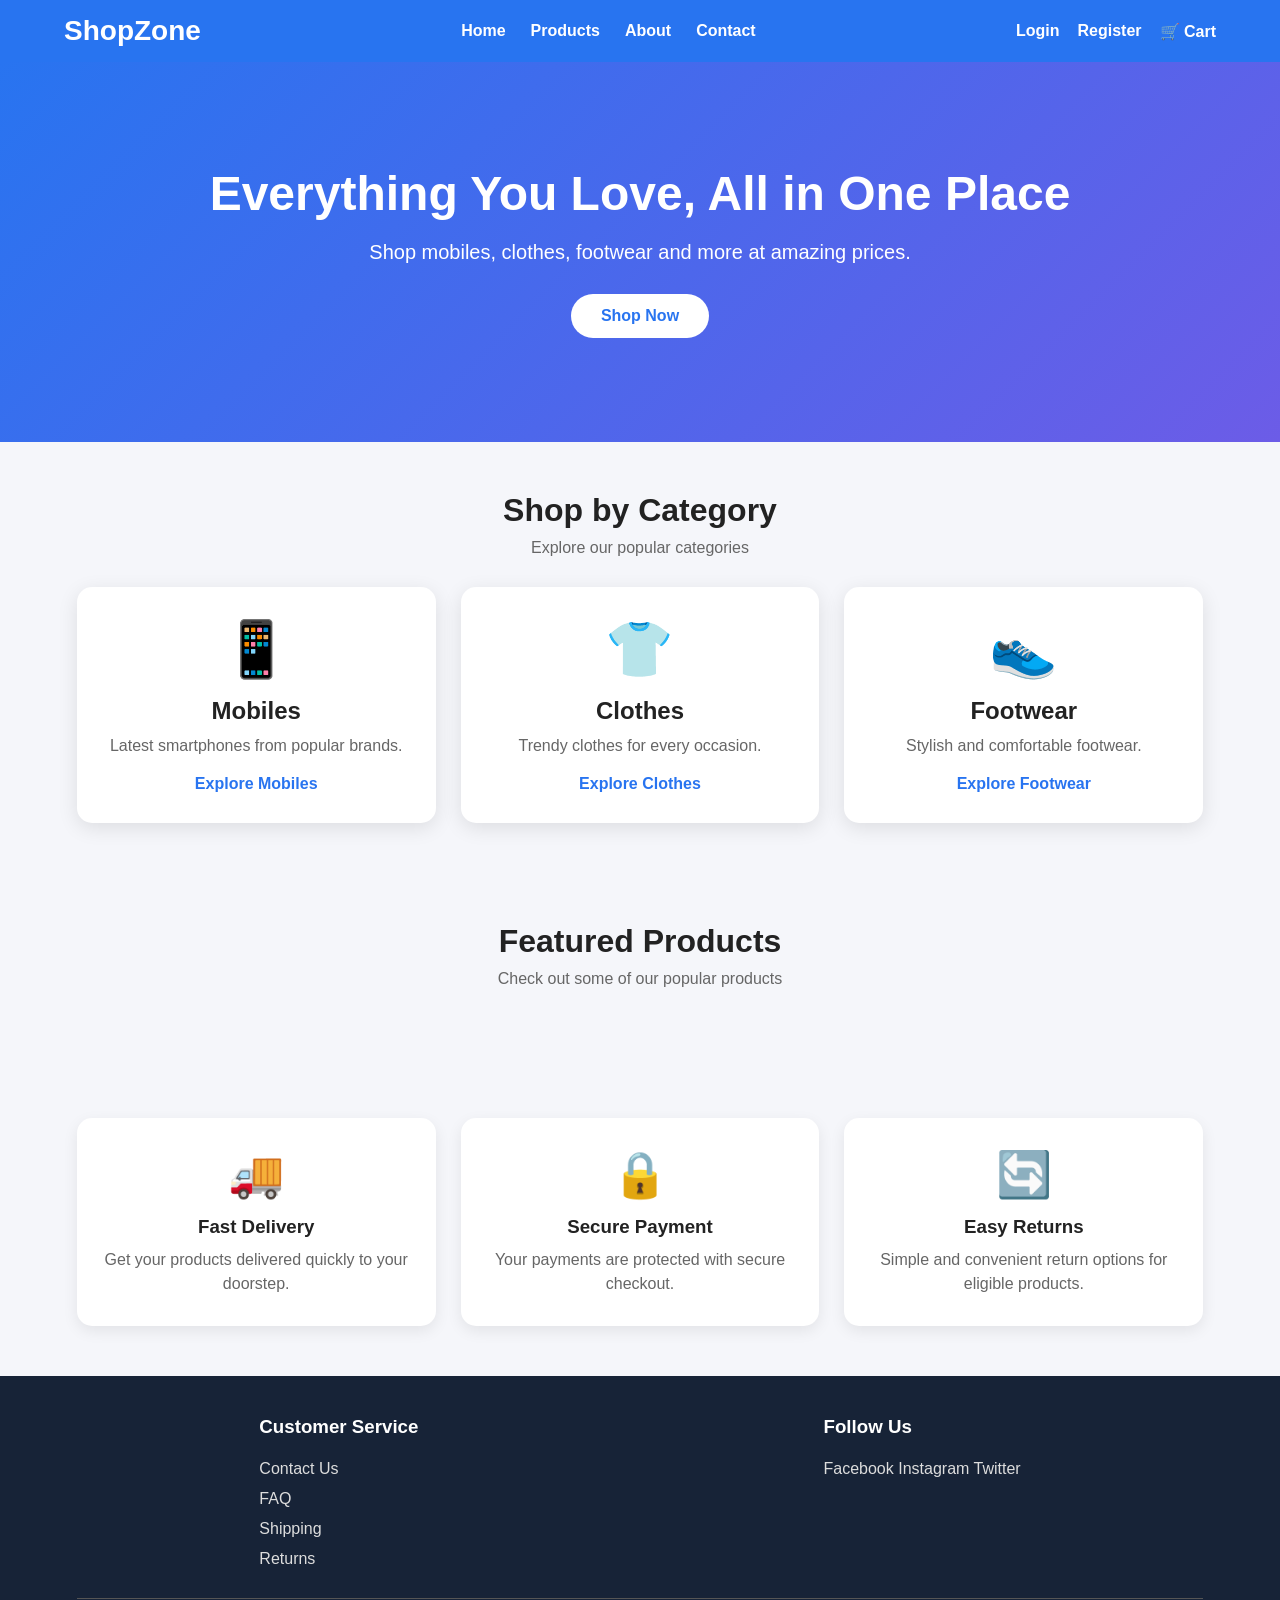
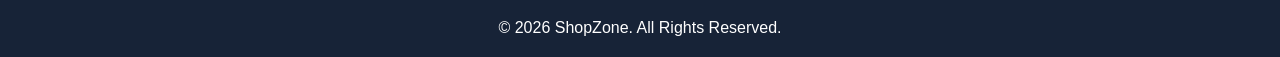
<file: index.html>
<!DOCTYPE html>
<html lang="en">

<head>
    <meta charset="UTF-8">

    <!-- Makes the website responsive on mobile devices -->
    <meta name="viewport" content="width=device-width, initial-scale=1.0">

    <title>ShopZone - Online Shopping</title>

    <!-- Common CSS file -->
    <link rel="stylesheet" href="style.css">
</head>

<body>

    <!-- ================= HEADER ================= -->
    <header>

        <!-- Logo -->
        <div class="logo">
            <a href="index.html">ShopZone</a>
        </div>

        <!-- Navigation Bar -->
        <nav>
            <a href="index.html">Home</a>
            <a href="products.html">Products</a>
            <a href="about.html">About</a>
            <a href="contact.html">Contact</a>
        </nav>

        <!-- Header Actions -->
        <div class="header-actions">
            <a href="login.html">Login</a>
            <a href="register.html">Register</a>
            <a href="cart.html">🛒 Cart</a>
        </div>

    </header>


    <!-- ================= HERO SECTION ================= -->
    <section class="hero">

        <div class="hero-content">

            <h1>Everything You Love, All in One Place</h1>

            <p>
                Shop mobiles, clothes, footwear and more
                at amazing prices.
            </p>

            <a href="products.html" class="btn">
                Shop Now
            </a>

        </div>

    </section>


    <!-- ================= CATEGORIES ================= -->
    <section class="categories">

        <h2>Shop by Category</h2>

        <p class="section-description">
            Explore our popular categories
        </p>

        <div class="category-container">

            <!-- Mobiles -->
            <div class="category-card">

                <div class="category-icon">
                    📱
                </div>

                <h3>Mobiles</h3>

                <p>
                    Latest smartphones from popular brands.
                </p>

                <a href="products.html?category=mobiles">
                    Explore Mobiles
                </a>

            </div>


            <!-- Clothes -->
            <div class="category-card">

                <div class="category-icon">
                    👕
                </div>

                <h3>Clothes</h3>

                <p>
                    Trendy clothes for every occasion.
                </p>

                <a href="products.html?category=clothes">
                    Explore Clothes
                </a>

            </div>


            <!-- Footwear -->
            <div class="category-card">

                <div class="category-icon">
                    👟
                </div>

                <h3>Footwear</h3>

                <p>
                    Stylish and comfortable footwear.
                </p>

                <a href="products.html?category=footwear">
                    Explore Footwear
                </a>

            </div>

        </div>

    </section>


    <!-- ================= FEATURED PRODUCTS ================= -->
    <section class="featured-products">

        <h2>Featured Products</h2>

        <p class="section-description">
            Check out some of our popular products
        </p>

        <!-- Your product cards can be placed here -->

    </section>


    <!-- ================= FEATURES ================= -->
    <section class="features">

        <div class="feature-container">

            <!-- Fast Delivery -->
            <div class="feature-card">

                <div class="feature-icon">
                    🚚
                </div>

                <h3>Fast Delivery</h3>

                <p>
                    Get your products delivered quickly
                    to your doorstep.
                </p>

            </div>


            <!-- Secure Payment -->
            <div class="feature-card">

                <div class="feature-icon">
                    🔒
                </div>

                <h3>Secure Payment</h3>

                <p>
                    Your payments are protected with
                    secure checkout.
                </p>

            </div>


            <!-- Easy Returns -->
            <div class="feature-card">

                <div class="feature-icon">
                    🔄
                </div>

                <h3>Easy Returns</h3>

                <p>
                    Simple and convenient return options
                    for eligible products.
                </p>

            </div>

        </div>

    </section>


    <!-- ================= FOOTER ================= -->
    <footer>

        <div class="footer-container">

            <!-- Customer Service -->
            <div class="footer-section">

                <h3>Customer Service</h3>

                <a href="contact.html">Contact Us</a>
                <a href="faq.html">FAQ</a>
                <a href="#">Shipping</a>
                <a href="#">Returns</a>

            </div>


            <!-- Follow Us -->
            <div class="footer-section">

                <h3>Follow Us</h3>

                <div class="social-links">

                    <a href="#">Facebook</a>
                    <a href="#">Instagram</a>
                    <a href="#">Twitter</a>

                </div>

            </div>

        </div>


        <div class="footer-bottom">

            <p>
                © 2026 ShopZone. All Rights Reserved.
            </p>

        </div>

    </footer>


    <!-- Common JavaScript file -->
    <script src="script.js"></script>

</body>

</html>
</file>
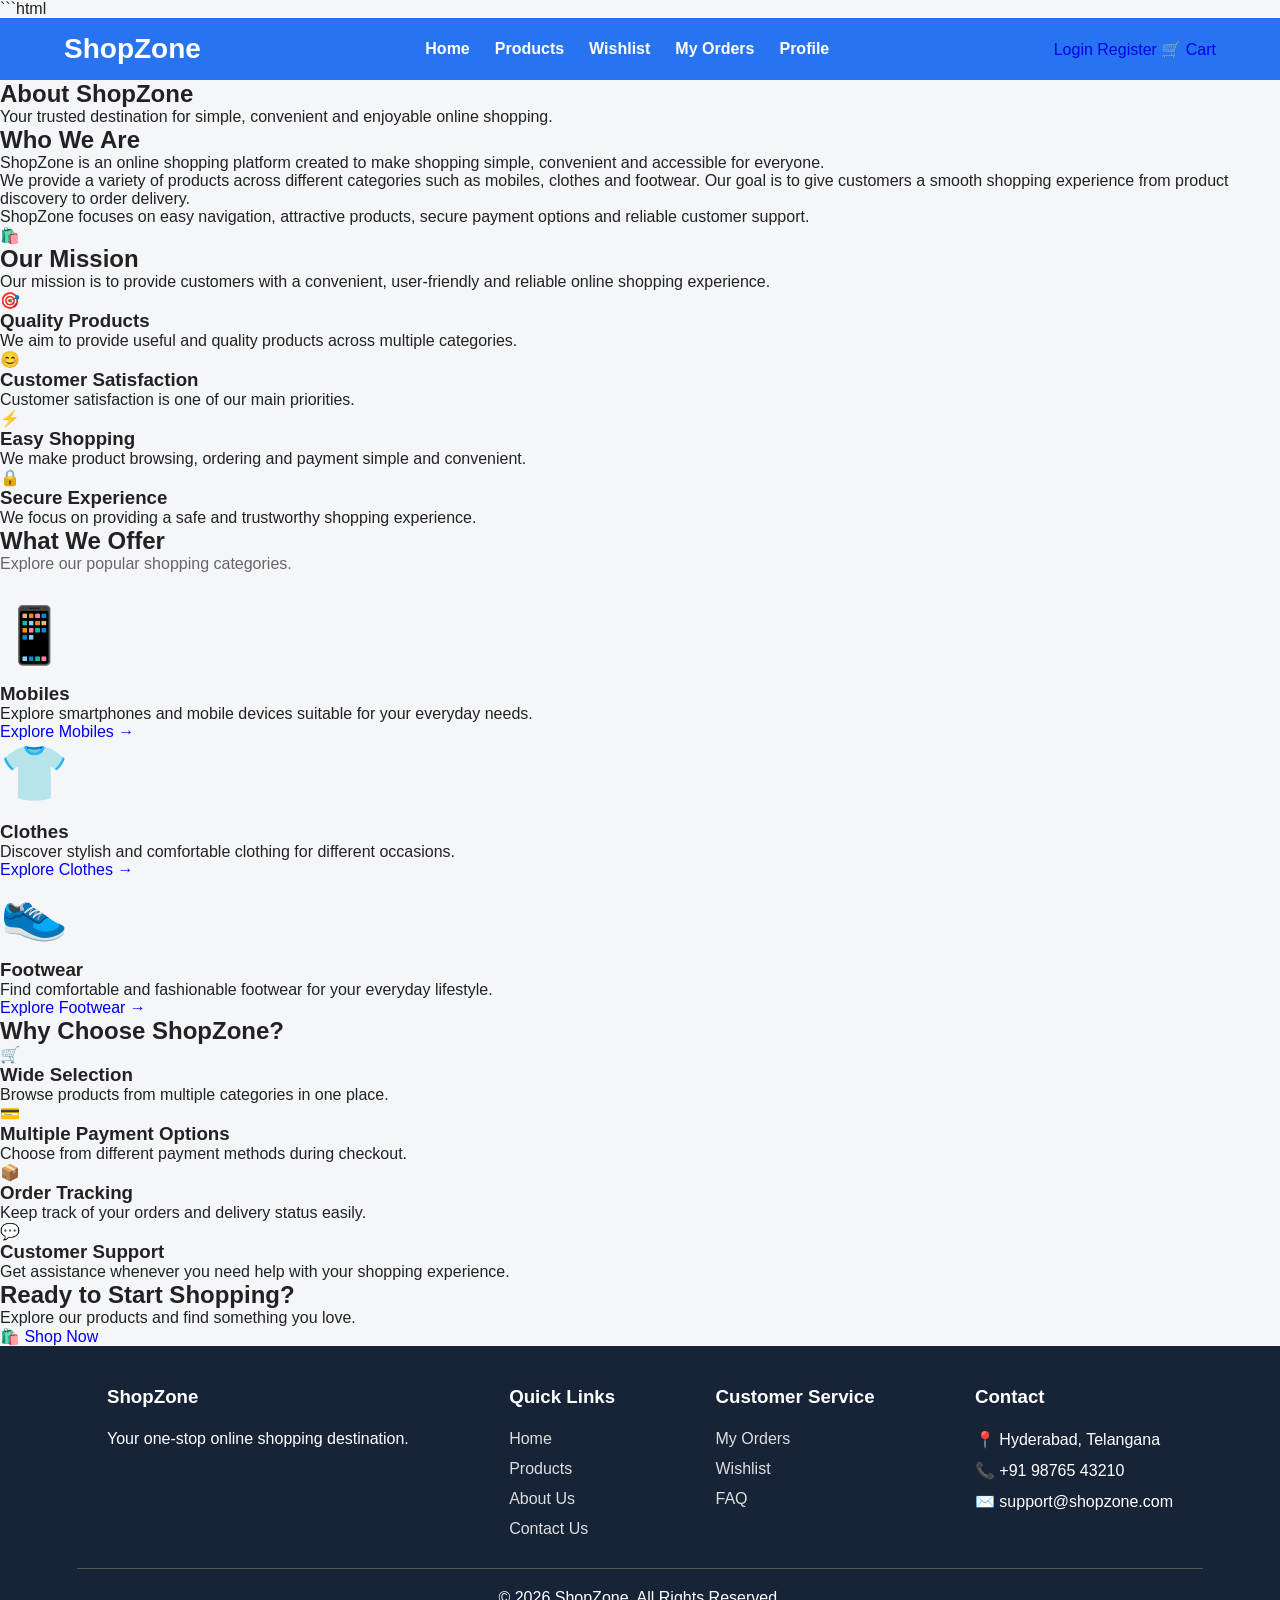
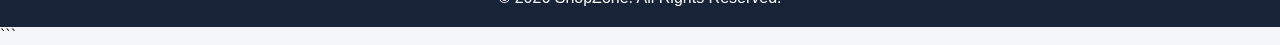
<file: about.html>
```html
<!DOCTYPE html>
<html lang="en">

<head>
    <meta charset="UTF-8">
    <meta name="viewport" content="width=device-width, initial-scale=1.0">

    <title>About Us - ShopZone</title>

    <!-- Common CSS -->
    <link rel="stylesheet" href="style.css">
</head>

<body>

    <!-- ================= HEADER ================= -->

    <header class="header">

        <div class="logo">
            <a href="index.html">ShopZone</a>
        </div>

        <nav class="navbar">

            <a href="index.html">Home</a>

            <a href="products.html">Products</a>

            <a href="wishlist.html">Wishlist</a>

            <a href="orders.html">My Orders</a>

            <a href="profile.html">Profile</a>

        </nav>

        <div class="header-buttons">

            <a href="login.html" class="login-btn">
                Login
            </a>

            <a href="register.html" class="register-btn">
                Register
            </a>

            <a href="cart.html" class="cart-btn">
                🛒 Cart
            </a>

        </div>

    </header>


    <!-- ================= ABOUT HERO ================= -->

    <section class="about-hero">

        <div class="about-hero-content">

            <h1>About ShopZone</h1>

            <p>
                Your trusted destination for simple, convenient
                and enjoyable online shopping.
            </p>

        </div>

    </section>


    <!-- ================= ABOUT US ================= -->

    <section class="about-section">

        <div class="about-container">

            <div class="about-content">

                <h2>Who We Are</h2>

                <p>
                    ShopZone is an online shopping platform created
                    to make shopping simple, convenient and accessible
                    for everyone.
                </p>

                <p>
                    We provide a variety of products across different
                    categories such as mobiles, clothes and footwear.
                    Our goal is to give customers a smooth shopping
                    experience from product discovery to order delivery.
                </p>

                <p>
                    ShopZone focuses on easy navigation, attractive
                    products, secure payment options and reliable
                    customer support.
                </p>

            </div>

            <div class="about-image">

                <div class="about-icon">
                    🛍️
                </div>

            </div>

        </div>

    </section>


    <!-- ================= OUR MISSION ================= -->

    <section class="mission-section">

        <div class="mission-container">

            <h2>Our Mission</h2>

            <p>
                Our mission is to provide customers with a convenient,
                user-friendly and reliable online shopping experience.
            </p>

            <div class="mission-grid">

                <div class="mission-card">

                    <div class="mission-icon">
                        🎯
                    </div>

                    <h3>Quality Products</h3>

                    <p>
                        We aim to provide useful and quality products
                        across multiple categories.
                    </p>

                </div>


                <div class="mission-card">

                    <div class="mission-icon">
                        😊
                    </div>

                    <h3>Customer Satisfaction</h3>

                    <p>
                        Customer satisfaction is one of our main
                        priorities.
                    </p>

                </div>


                <div class="mission-card">

                    <div class="mission-icon">
                        ⚡
                    </div>

                    <h3>Easy Shopping</h3>

                    <p>
                        We make product browsing, ordering and payment
                        simple and convenient.
                    </p>

                </div>


                <div class="mission-card">

                    <div class="mission-icon">
                        🔒
                    </div>

                    <h3>Secure Experience</h3>

                    <p>
                        We focus on providing a safe and trustworthy
                        shopping experience.
                    </p>

                </div>

            </div>

        </div>

    </section>


    <!-- ================= CATEGORIES ================= -->

    <section class="categories-section">

        <div class="categories-container">

            <h2>What We Offer</h2>

            <p class="section-description">
                Explore our popular shopping categories.
            </p>


            <div class="about-category-grid">


                <!-- Mobiles -->

                <div class="about-category-card">

                    <div class="category-icon">
                        📱
                    </div>

                    <h3>Mobiles</h3>

                    <p>
                        Explore smartphones and mobile devices
                        suitable for your everyday needs.
                    </p>

                    <a href="products.html">
                        Explore Mobiles →
                    </a>

                </div>


                <!-- Clothes -->

                <div class="about-category-card">

                    <div class="category-icon">
                        👕
                    </div>

                    <h3>Clothes</h3>

                    <p>
                        Discover stylish and comfortable clothing
                        for different occasions.
                    </p>

                    <a href="products.html">
                        Explore Clothes →
                    </a>

                </div>


                <!-- Footwear -->

                <div class="about-category-card">

                    <div class="category-icon">
                        👟
                    </div>

                    <h3>Footwear</h3>

                    <p>
                        Find comfortable and fashionable footwear
                        for your everyday lifestyle.
                    </p>

                    <a href="products.html">
                        Explore Footwear →
                    </a>

                </div>

            </div>

        </div>

    </section>


    <!-- ================= WHY SHOPZONE ================= -->

    <section class="why-shopzone">

        <div class="why-container">

            <h2>Why Choose ShopZone?</h2>

            <div class="why-grid">


                <div class="why-card">

                    <span>🛒</span>

                    <h3>Wide Selection</h3>

                    <p>
                        Browse products from multiple categories
                        in one place.
                    </p>

                </div>


                <div class="why-card">

                    <span>💳</span>

                    <h3>Multiple Payment Options</h3>

                    <p>
                        Choose from different payment methods
                        during checkout.
                    </p>

                </div>


                <div class="why-card">

                    <span>📦</span>

                    <h3>Order Tracking</h3>

                    <p>
                        Keep track of your orders and delivery
                        status easily.
                    </p>

                </div>


                <div class="why-card">

                    <span>💬</span>

                    <h3>Customer Support</h3>

                    <p>
                        Get assistance whenever you need help
                        with your shopping experience.
                    </p>

                </div>

            </div>

        </div>

    </section>


    <!-- ================= CALL TO ACTION ================= -->

    <section class="about-cta">

        <div class="cta-container">

            <h2>Ready to Start Shopping?</h2>

            <p>
                Explore our products and find something you love.
            </p>

            <a
                href="products.html"
                class="shop-now-btn">
                🛍️ Shop Now
            </a>

        </div>

    </section>


    <!-- ================= FOOTER ================= -->

    <footer class="footer">

        <div class="footer-container">


            <!-- About -->

            <div class="footer-section">

                <h3>
                    ShopZone
                </h3>

                <p>
                    Your one-stop online shopping destination.
                </p>

            </div>


            <!-- Quick Links -->

            <div class="footer-section">

                <h3>
                    Quick Links
                </h3>

                <a href="index.html">
                    Home
                </a>

                <a href="products.html">
                    Products
                </a>

                <a href="about.html">
                    About Us
                </a>

                <a href="contact.html">
                    Contact Us
                </a>

            </div>


            <!-- Customer Service -->

            <div class="footer-section">

                <h3>
                    Customer Service
                </h3>

                <a href="orders.html">
                    My Orders
                </a>

                <a href="wishlist.html">
                    Wishlist
                </a>

                <a href="faq.html">
                    FAQ
                </a>

            </div>


            <!-- Contact -->

            <div class="footer-section">

                <h3>
                    Contact
                </h3>

                <p>
                    📍 Hyderabad, Telangana
                </p>

                <p>
                    📞 +91 98765 43210
                </p>

                <p>
                    ✉️ support@shopzone.com
                </p>

            </div>

        </div>


        <!-- Copyright -->

        <div class="footer-bottom">

            <p>
                &copy; 2026 ShopZone.
                All Rights Reserved.
            </p>

        </div>

    </footer>


    <!-- Common JavaScript -->

    <script src="script.js"></script>

</body>

</html>
```
</file>
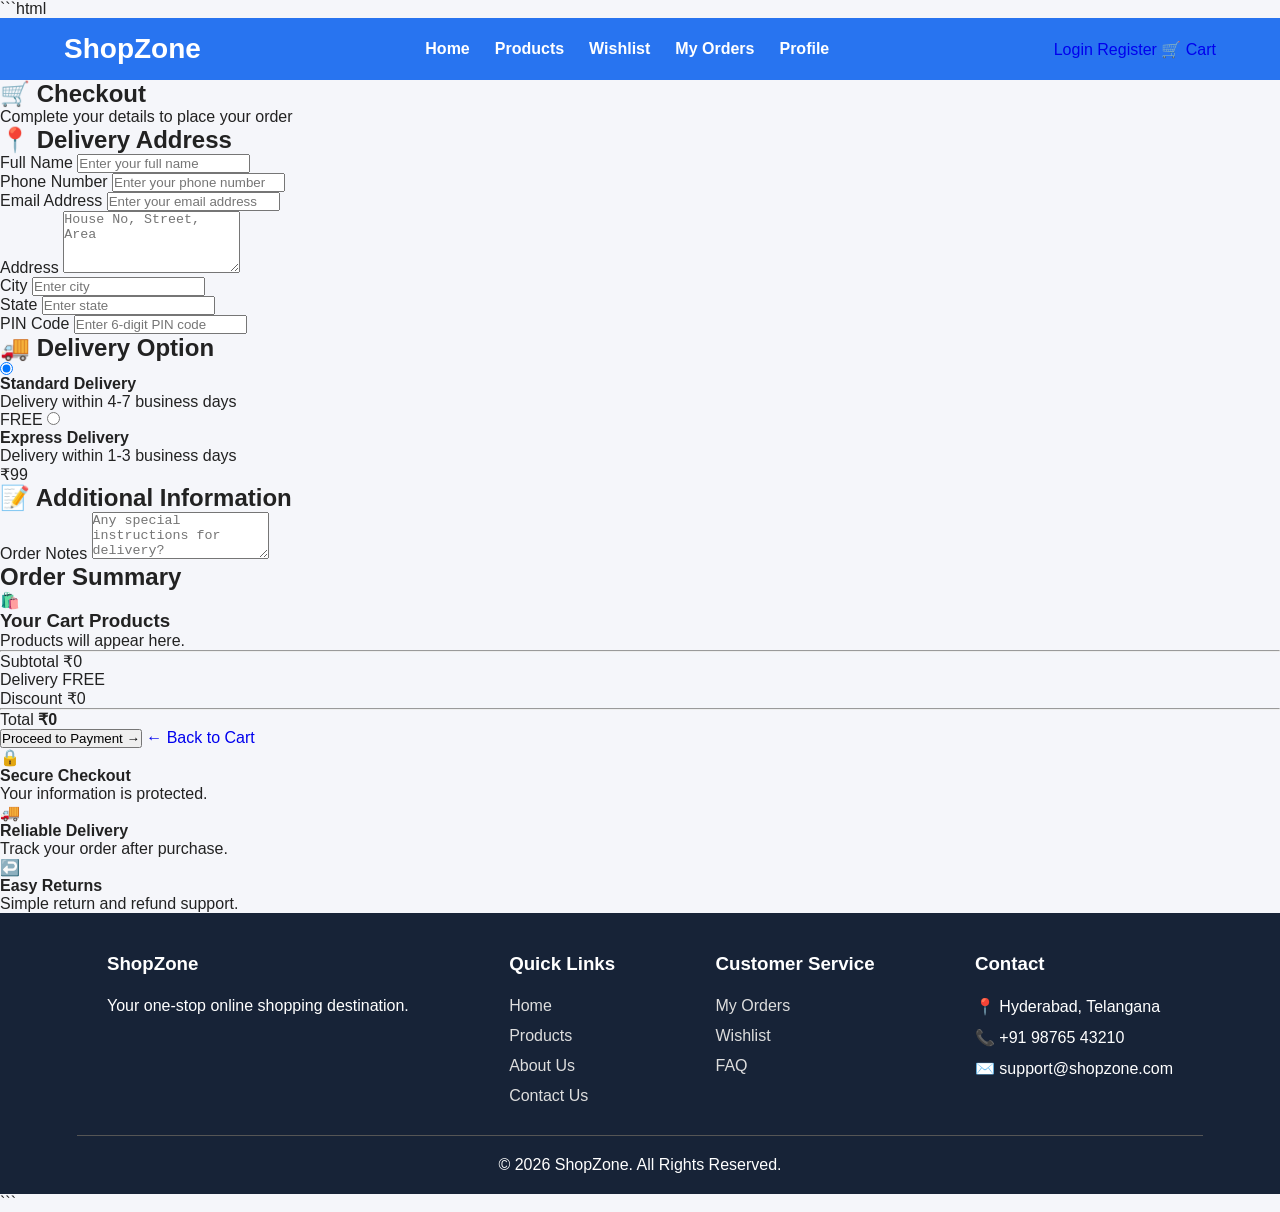
<file: checkout.html>
```html
<!DOCTYPE html>
<html lang="en">

<head>
    <meta charset="UTF-8">
    <meta name="viewport" content="width=device-width, initial-scale=1.0">

    <title>Checkout - ShopZone</title>

    <!-- Common CSS -->
    <link rel="stylesheet" href="style.css">
</head>

<body>

    <!-- ================= HEADER ================= -->

    <header class="header">

        <div class="logo">
            <a href="index.html">ShopZone</a>
        </div>

        <nav class="navbar">

            <a href="index.html">Home</a>

            <a href="products.html">Products</a>

            <a href="wishlist.html">Wishlist</a>

            <a href="orders.html">My Orders</a>

            <a href="profile.html">Profile</a>

        </nav>

        <div class="header-buttons">

            <a href="login.html" class="login-btn">
                Login
            </a>

            <a href="register.html" class="register-btn">
                Register
            </a>

            <a href="cart.html" class="cart-btn">
                🛒 Cart
            </a>

        </div>

    </header>


    <!-- ================= CHECKOUT SECTION ================= -->

    <section class="checkout-section">

        <div class="checkout-container">

            <!-- Page Heading -->

            <div class="checkout-heading">

                <h1>🛒 Checkout</h1>

                <p>
                    Complete your details to place your order
                </p>

            </div>


            <!-- Checkout Layout -->

            <div class="checkout-layout">


                <!-- ================= LEFT SIDE ================= -->

                <div class="checkout-left">


                    <!-- ================= DELIVERY ADDRESS ================= -->

                    <div class="checkout-card">

                        <div class="checkout-card-heading">

                            <h2>📍 Delivery Address</h2>

                        </div>


                        <form id="checkoutForm">

                            <!-- Full Name -->

                            <div class="form-group">

                                <label for="checkoutName">
                                    Full Name
                                </label>

                                <input
                                    type="text"
                                    id="checkoutName"
                                    name="name"
                                    placeholder="Enter your full name"
                                    required
                                >

                            </div>


                            <!-- Phone -->

                            <div class="form-group">

                                <label for="checkoutPhone">
                                    Phone Number
                                </label>

                                <input
                                    type="tel"
                                    id="checkoutPhone"
                                    name="phone"
                                    placeholder="Enter your phone number"
                                    maxlength="10"
                                    required
                                >

                            </div>


                            <!-- Email -->

                            <div class="form-group">

                                <label for="checkoutEmail">
                                    Email Address
                                </label>

                                <input
                                    type="email"
                                    id="checkoutEmail"
                                    name="email"
                                    placeholder="Enter your email address"
                                    required
                                >

                            </div>


                            <!-- Address -->

                            <div class="form-group">

                                <label for="checkoutAddress">
                                    Address
                                </label>

                                <textarea
                                    id="checkoutAddress"
                                    name="address"
                                    rows="4"
                                    placeholder="House No, Street, Area"
                                    required
                                ></textarea>

                            </div>


                            <!-- City and State -->

                            <div class="checkout-row">

                                <div class="form-group">

                                    <label for="checkoutCity">
                                        City
                                    </label>

                                    <input
                                        type="text"
                                        id="checkoutCity"
                                        name="city"
                                        placeholder="Enter city"
                                        required
                                    >

                                </div>


                                <div class="form-group">

                                    <label for="checkoutState">
                                        State
                                    </label>

                                    <input
                                        type="text"
                                        id="checkoutState"
                                        name="state"
                                        placeholder="Enter state"
                                        required
                                    >

                                </div>

                            </div>


                            <!-- PIN Code -->

                            <div class="form-group">

                                <label for="checkoutPincode">
                                    PIN Code
                                </label>

                                <input
                                    type="text"
                                    id="checkoutPincode"
                                    name="pincode"
                                    placeholder="Enter 6-digit PIN code"
                                    maxlength="6"
                                    required
                                >

                            </div>


                            <!-- ================= DELIVERY OPTION ================= -->

                            <div class="delivery-options">

                                <h2>🚚 Delivery Option</h2>


                                <label class="delivery-option">

                                    <input
                                        type="radio"
                                        name="delivery"
                                        value="standard"
                                        checked
                                    >

                                    <div>

                                        <strong>
                                            Standard Delivery
                                        </strong>

                                        <p>
                                            Delivery within 4-7 business days
                                        </p>

                                    </div>

                                    <span>
                                        FREE
                                    </span>

                                </label>


                                <label class="delivery-option">

                                    <input
                                        type="radio"
                                        name="delivery"
                                        value="express"
                                    >

                                    <div>

                                        <strong>
                                            Express Delivery
                                        </strong>

                                        <p>
                                            Delivery within 1-3 business days
                                        </p>

                                    </div>

                                    <span>
                                        ₹99
                                    </span>

                                </label>

                            </div>


                            <!-- ================= ADDITIONAL INFORMATION ================= -->

                            <div class="additional-info">

                                <h2>📝 Additional Information</h2>

                                <div class="form-group">

                                    <label for="orderNote">
                                        Order Notes
                                    </label>

                                    <textarea
                                        id="orderNote"
                                        name="orderNote"
                                        rows="3"
                                        placeholder="Any special instructions for delivery?"
                                    ></textarea>

                                </div>

                            </div>

                        </form>

                    </div>

                </div>


                <!-- ================= RIGHT SIDE ================= -->

                <div class="checkout-right">


                    <!-- ================= ORDER SUMMARY ================= -->

                    <div class="checkout-summary">

                        <h2>Order Summary</h2>


                        <!-- Products -->

                        <div
                            id="checkoutProducts"
                            class="checkout-products">

                            <!-- Products will be loaded using JavaScript -->

                            <div class="checkout-product">

                                <div class="checkout-product-image">

                                    <span>🛍️</span>

                                </div>

                                <div class="checkout-product-info">

                                    <h3>
                                        Your Cart Products
                                    </h3>

                                    <p>
                                        Products will appear here.
                                    </p>

                                </div>

                            </div>

                        </div>


                        <hr>


                        <!-- Subtotal -->

                        <div class="summary-item">

                            <span>
                                Subtotal
                            </span>

                            <span id="checkoutSubtotal">
                                ₹0
                            </span>

                        </div>


                        <!-- Delivery -->

                        <div class="summary-item">

                            <span>
                                Delivery
                            </span>

                            <span id="checkoutDelivery">
                                FREE
                            </span>

                        </div>


                        <!-- Discount -->

                        <div class="summary-item">

                            <span>
                                Discount
                            </span>

                            <span id="checkoutDiscount">
                                ₹0
                            </span>

                        </div>


                        <hr>


                        <!-- Total -->

                        <div class="summary-total">

                            <span>
                                Total
                            </span>

                            <strong id="checkoutTotal">
                                ₹0
                            </strong>

                        </div>


                        <!-- ================= PAYMENT BUTTON ================= -->

                        <button
                            type="button"
                            class="checkout-btn"
                            onclick="proceedToPayment()">

                            Proceed to Payment →

                        </button>


                        <!-- Back to Cart -->

                        <a
                            href="cart.html"
                            class="back-cart">

                            ← Back to Cart

                        </a>

                    </div>


                    <!-- ================= TRUST INFORMATION ================= -->

                    <div class="checkout-security">

                        <div class="security-item">

                            <span>🔒</span>

                            <div>

                                <strong>
                                    Secure Checkout
                                </strong>

                                <p>
                                    Your information is protected.
                                </p>

                            </div>

                        </div>


                        <div class="security-item">

                            <span>🚚</span>

                            <div>

                                <strong>
                                    Reliable Delivery
                                </strong>

                                <p>
                                    Track your order after purchase.
                                </p>

                            </div>

                        </div>


                        <div class="security-item">

                            <span>↩️</span>

                            <div>

                                <strong>
                                    Easy Returns
                                </strong>

                                <p>
                                    Simple return and refund support.
                                </p>

                            </div>

                        </div>

                    </div>

                </div>

            </div>

        </div>

    </section>


    <!-- ================= FOOTER ================= -->

    <footer class="footer">

        <div class="footer-container">


            <!-- ShopZone -->

            <div class="footer-section">

                <h3>
                    ShopZone
                </h3>

                <p>
                    Your one-stop online shopping destination.
                </p>

            </div>


            <!-- Quick Links -->

            <div class="footer-section">

                <h3>
                    Quick Links
                </h3>

                <a href="index.html">
                    Home
                </a>

                <a href="products.html">
                    Products
                </a>

                <a href="about.html">
                    About Us
                </a>

                <a href="contact.html">
                    Contact Us
                </a>

            </div>


            <!-- Customer Service -->

            <div class="footer-section">

                <h3>
                    Customer Service
                </h3>

                <a href="orders.html">
                    My Orders
                </a>

                <a href="wishlist.html">
                    Wishlist
                </a>

                <a href="faq.html">
                    FAQ
                </a>

            </div>


            <!-- Contact -->

            <div class="footer-section">

                <h3>
                    Contact
                </h3>

                <p>
                    📍 Hyderabad, Telangana
                </p>

                <p>
                    📞 +91 98765 43210
                </p>

                <p>
                    ✉️ support@shopzone.com
                </p>

            </div>

        </div>


        <!-- Copyright -->

        <div class="footer-bottom">

            <p>
                &copy; 2026 ShopZone.
                All Rights Reserved.
            </p>

        </div>

    </footer>


    <!-- Common JavaScript -->

    <script src="script.js"></script>

</body>

</html>
```
</file>
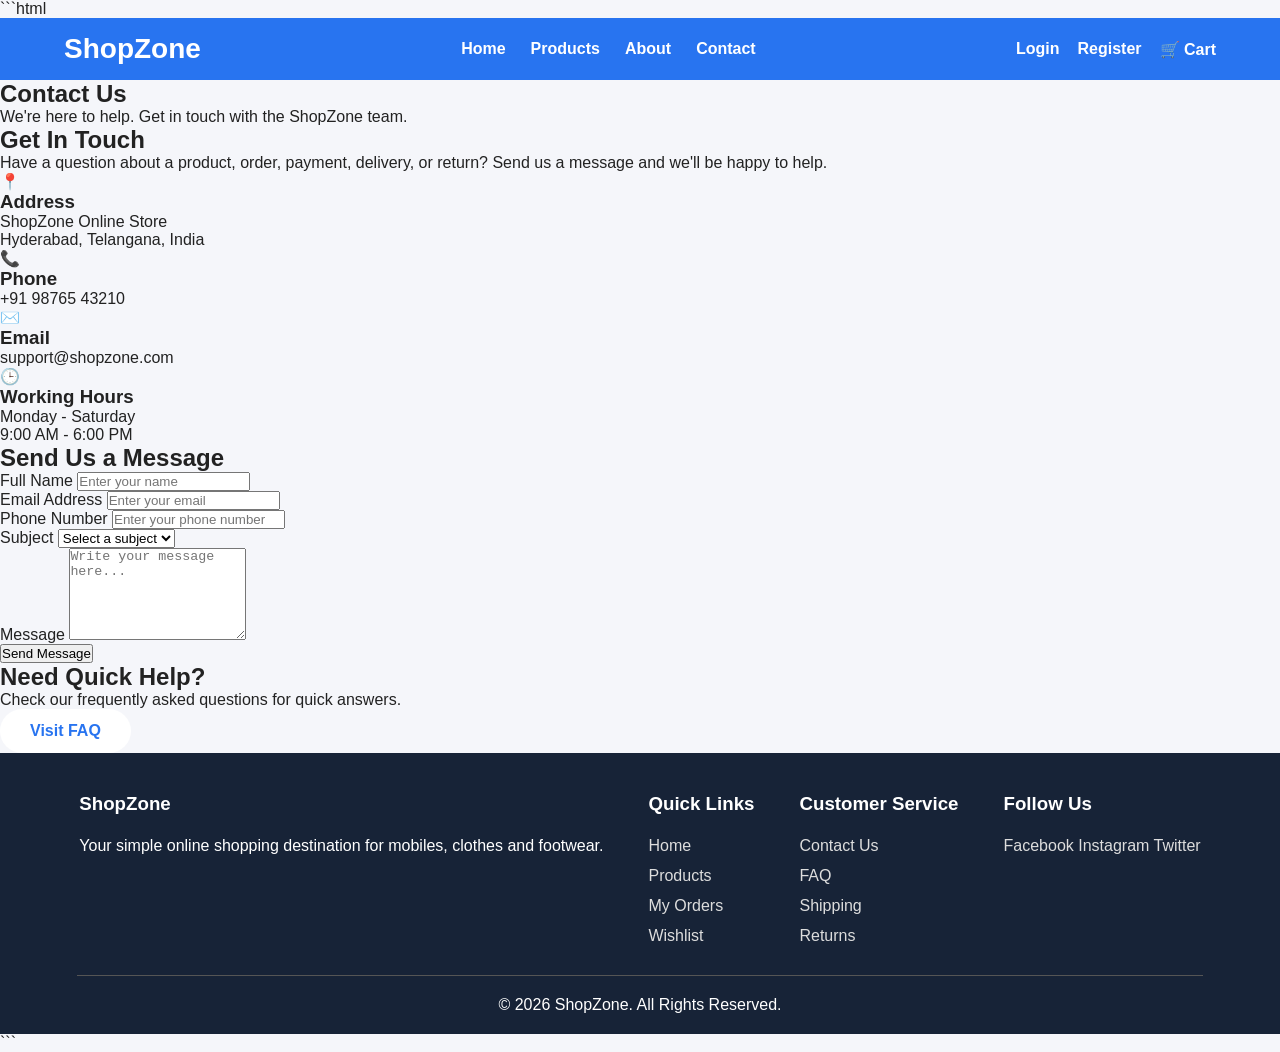
<file: contact.html>
```html
<!DOCTYPE html>
<html lang="en">

<head>
    <meta charset="UTF-8">

    <!-- Responsive Design -->
    <meta name="viewport" content="width=device-width, initial-scale=1.0">

    <title>Contact Us - ShopZone</title>

    <!-- Common CSS -->
    <link rel="stylesheet" href="style.css">
</head>

<body>

    <!-- ==================== HEADER ==================== -->
    <header>

        <!-- Logo -->
        <div class="logo">
            <a href="index.html">ShopZone</a>
        </div>


        <!-- Navigation -->
        <nav>
            <a href="index.html">Home</a>
            <a href="products.html">Products</a>
            <a href="about.html">About</a>
            <a href="contact.html">Contact</a>
        </nav>


        <!-- Header Actions -->
        <div class="header-actions">

            <a href="login.html">Login</a>

            <a href="register.html">Register</a>

            <a href="cart.html">🛒 Cart</a>

        </div>

    </header>


    <!-- ==================== CONTACT PAGE ==================== -->
    <main class="contact-page">


        <!-- Page Heading -->
        <section class="contact-header">

            <h1>Contact Us</h1>

            <p>
                We're here to help. Get in touch with the ShopZone team.
            </p>

        </section>


        <!-- ==================== CONTACT CONTENT ==================== -->
        <section class="contact-section">

            <div class="contact-container">


                <!-- ==================== CONTACT INFORMATION ==================== -->
                <div class="contact-info">

                    <h2>Get In Touch</h2>

                    <p>
                        Have a question about a product, order, payment,
                        delivery, or return? Send us a message and
                        we'll be happy to help.
                    </p>


                    <!-- Address -->
                    <div class="contact-item">

                        <div class="contact-icon">
                            📍
                        </div>

                        <div>
                            <h3>Address</h3>

                            <p>
                                ShopZone Online Store<br>
                                Hyderabad, Telangana, India
                            </p>
                        </div>

                    </div>


                    <!-- Phone -->
                    <div class="contact-item">

                        <div class="contact-icon">
                            📞
                        </div>

                        <div>

                            <h3>Phone</h3>

                            <p>
                                +91 98765 43210
                            </p>

                        </div>

                    </div>


                    <!-- Email -->
                    <div class="contact-item">

                        <div class="contact-icon">
                            ✉️
                        </div>

                        <div>

                            <h3>Email</h3>

                            <p>
                                support@shopzone.com
                            </p>

                        </div>

                    </div>


                    <!-- Working Hours -->
                    <div class="contact-item">

                        <div class="contact-icon">
                            🕒
                        </div>

                        <div>

                            <h3>Working Hours</h3>

                            <p>
                                Monday - Saturday<br>
                                9:00 AM - 6:00 PM
                            </p>

                        </div>

                    </div>

                </div>


                <!-- ==================== CONTACT FORM ==================== -->
                <div class="contact-form-container">

                    <h2>Send Us a Message</h2>


                    <form
                        id="contactForm"
                        onsubmit="submitContactForm(event)"
                    >

                        <!-- Name -->
                        <div class="form-group">

                            <label for="contactName">
                                Full Name
                            </label>

                            <input
                                type="text"
                                id="contactName"
                                name="name"
                                placeholder="Enter your name"
                                required
                            >

                        </div>


                        <!-- Email -->
                        <div class="form-group">

                            <label for="contactEmail">
                                Email Address
                            </label>

                            <input
                                type="email"
                                id="contactEmail"
                                name="email"
                                placeholder="Enter your email"
                                required
                            >

                        </div>


                        <!-- Phone -->
                        <div class="form-group">

                            <label for="contactPhone">
                                Phone Number
                            </label>

                            <input
                                type="tel"
                                id="contactPhone"
                                name="phone"
                                placeholder="Enter your phone number"
                                pattern="[0-9]{10}"
                                maxlength="10"
                            >

                        </div>


                        <!-- Subject -->
                        <div class="form-group">

                            <label for="contactSubject">
                                Subject
                            </label>

                            <select
                                id="contactSubject"
                                name="subject"
                                required
                            >

                                <option value="">
                                    Select a subject
                                </option>

                                <option value="product">
                                    Product Enquiry
                                </option>

                                <option value="order">
                                    Order Related
                                </option>

                                <option value="payment">
                                    Payment Issue
                                </option>

                                <option value="delivery">
                                    Delivery Issue
                                </option>

                                <option value="return">
                                    Return / Refund
                                </option>

                                <option value="other">
                                    Other
                                </option>

                            </select>

                        </div>


                        <!-- Message -->
                        <div class="form-group">

                            <label for="contactMessage">
                                Message
                            </label>

                            <textarea
                                id="contactMessage"
                                name="message"
                                rows="6"
                                placeholder="Write your message here..."
                                required
                            ></textarea>

                        </div>


                        <!-- Submit -->
                        <button
                            type="submit"
                            class="auth-btn"
                        >
                            Send Message
                        </button>

                    </form>

                </div>

            </div>

        </section>


        <!-- ==================== FAQ LINK ==================== -->
        <section class="contact-help">

            <h2>Need Quick Help?</h2>

            <p>
                Check our frequently asked questions for quick answers.
            </p>

            <a
                href="faq.html"
                class="btn"
            >
                Visit FAQ
            </a>

        </section>

    </main>


    <!-- ==================== FOOTER ==================== -->
    <footer>

        <div class="footer-container">


            <!-- About -->
            <div class="footer-section">

                <h3>ShopZone</h3>

                <p>
                    Your simple online shopping destination
                    for mobiles, clothes and footwear.
                </p>

            </div>


            <!-- Quick Links -->
            <div class="footer-section">

                <h3>Quick Links</h3>

                <a href="index.html">Home</a>

                <a href="products.html">Products</a>

                <a href="orders.html">My Orders</a>

                <a href="wishlist.html">Wishlist</a>

            </div>


            <!-- Customer Service -->
            <div class="footer-section">

                <h3>Customer Service</h3>

                <a href="contact.html">Contact Us</a>

                <a href="faq.html">FAQ</a>

                <a href="#">Shipping</a>

                <a href="#">Returns</a>

            </div>


            <!-- Social Links -->
            <div class="footer-section">

                <h3>Follow Us</h3>

                <div class="social-links">

                    <a href="#">Facebook</a>

                    <a href="#">Instagram</a>

                    <a href="#">Twitter</a>

                </div>

            </div>

        </div>


        <!-- Copyright -->
        <div class="footer-bottom">

            <p>
                © 2026 ShopZone. All Rights Reserved.
            </p>

        </div>

    </footer>


    <!-- Common JavaScript -->
    <script src="script.js"></script>

</body>

</html>
```
</file>
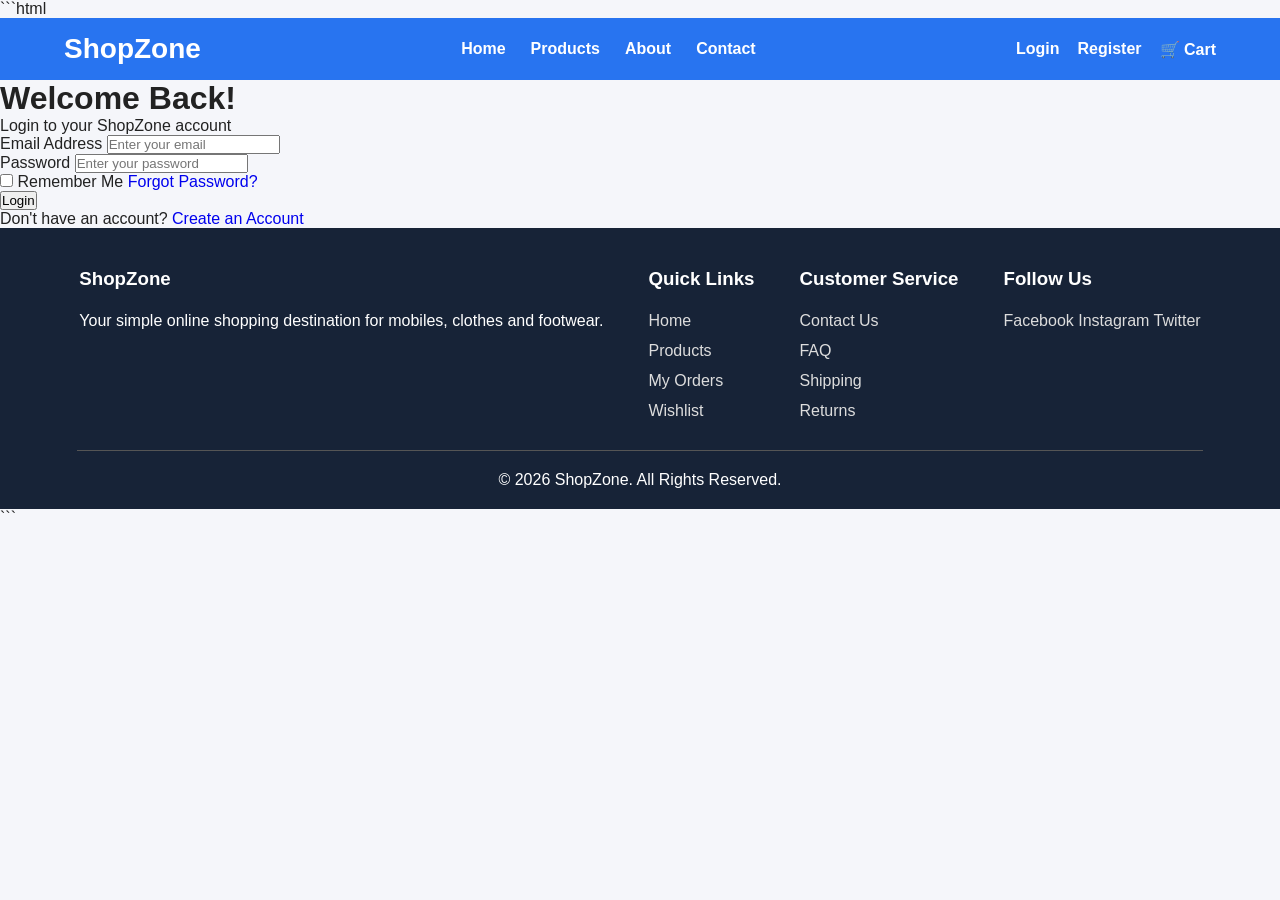
<file: login.html>
```html
<!DOCTYPE html>
<html lang="en">

<head>
    <meta charset="UTF-8">

    <!-- Responsive design -->
    <meta name="viewport" content="width=device-width, initial-scale=1.0">

    <title>Login - ShopZone</title>

    <!-- Common CSS -->
    <link rel="stylesheet" href="style.css">
</head>

<body>

    <!-- ==================== HEADER ==================== -->
    <header>

        <!-- Logo -->
        <div class="logo">
            <a href="index.html">ShopZone</a>
        </div>


        <!-- Navigation -->
        <nav>
            <a href="index.html">Home</a>
            <a href="products.html">Products</a>
            <a href="about.html">About</a>
            <a href="contact.html">Contact</a>
        </nav>


        <!-- Header Actions -->
        <div class="header-actions">

            <a href="login.html">Login</a>

            <a href="register.html">Register</a>

            <a href="cart.html">🛒 Cart</a>

        </div>

    </header>


    <!-- ==================== LOGIN SECTION ==================== -->
    <main class="auth-section">

        <div class="login-container">

            <!-- Login Header -->
            <div class="auth-header">

                <h1>Welcome Back!</h1>

                <p>
                    Login to your ShopZone account
                </p>

            </div>


            <!-- Login Form -->
            <form id="loginForm">

                <!-- Email -->
                <div class="form-group">

                    <label for="loginEmail">
                        Email Address
                    </label>

                    <input
                        type="email"
                        id="loginEmail"
                        name="email"
                        placeholder="Enter your email"
                        required
                    >

                </div>


                <!-- Password -->
                <div class="form-group">

                    <label for="loginPassword">
                        Password
                    </label>

                    <input
                        type="password"
                        id="loginPassword"
                        name="password"
                        placeholder="Enter your password"
                        required
                    >

                </div>


                <!-- Remember Me + Forgot Password -->
                <div class="login-options">

                    <label>

                        <input
                            type="checkbox"
                            id="rememberMe"
                        >

                        Remember Me

                    </label>


                    <a href="#">
                        Forgot Password?
                    </a>

                </div>


                <!-- Login Button -->
                <button
                    type="submit"
                    class="auth-btn"
                >
                    Login
                </button>


                <!-- Register Link -->
                <div class="auth-footer">

                    <p>
                        Don't have an account?

                        <a href="register.html">
                            Create an Account
                        </a>
                    </p>

                </div>

            </form>

        </div>

    </main>


    <!-- ==================== FOOTER ==================== -->
    <footer>

        <div class="footer-container">

            <!-- About -->
            <div class="footer-section">

                <h3>ShopZone</h3>

                <p>
                    Your simple online shopping destination
                    for mobiles, clothes and footwear.
                </p>

            </div>


            <!-- Quick Links -->
            <div class="footer-section">

                <h3>Quick Links</h3>

                <a href="index.html">Home</a>

                <a href="products.html">Products</a>

                <a href="orders.html">My Orders</a>

                <a href="wishlist.html">Wishlist</a>

            </div>


            <!-- Customer Service -->
            <div class="footer-section">

                <h3>Customer Service</h3>

                <a href="contact.html">Contact Us</a>

                <a href="faq.html">FAQ</a>

                <a href="#">Shipping</a>

                <a href="#">Returns</a>

            </div>


            <!-- Social Links -->
            <div class="footer-section">

                <h3>Follow Us</h3>

                <div class="social-links">

                    <a href="#">Facebook</a>

                    <a href="#">Instagram</a>

                    <a href="#">Twitter</a>

                </div>

            </div>

        </div>


        <!-- Copyright -->
        <div class="footer-bottom">

            <p>
                © 2026 ShopZone. All Rights Reserved.
            </p>

        </div>

    </footer>


    <!-- Common JavaScript -->
    <script src="script.js"></script>

</body>

</html>
```
</file>
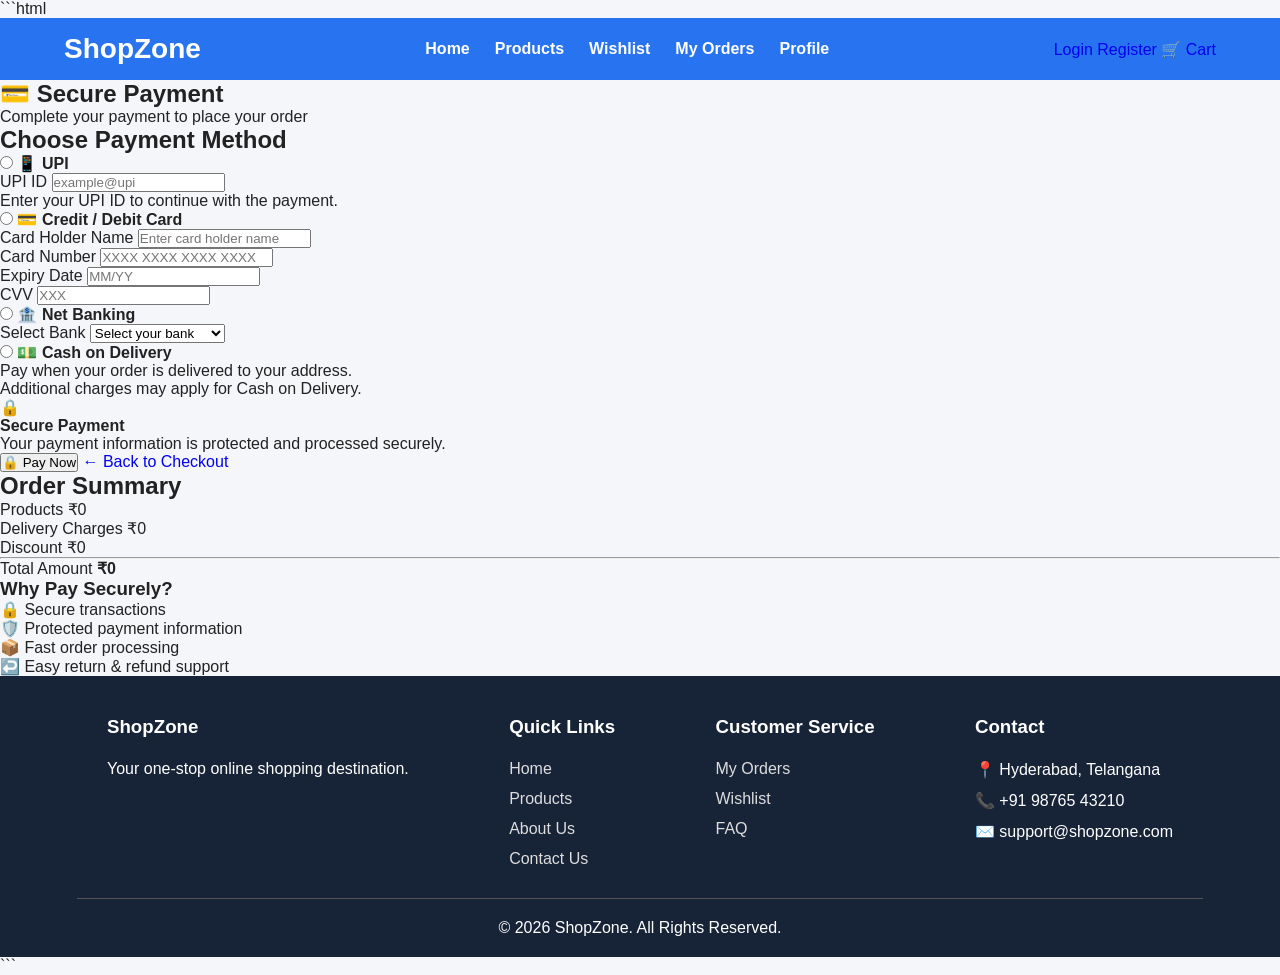
<file: payment.html>
```html
<!DOCTYPE html>
<html lang="en">
<head>
    <meta charset="UTF-8">
    <meta name="viewport" content="width=device-width, initial-scale=1.0">

    <title>Payment - ShopZone</title>

    <!-- Common CSS -->
    <link rel="stylesheet" href="style.css">
</head>

<body>

    <!-- ================= HEADER ================= -->
    <header class="header">

        <div class="logo">
            <a href="index.html">ShopZone</a>
        </div>

        <nav class="navbar">
            <a href="index.html">Home</a>
            <a href="products.html">Products</a>
            <a href="wishlist.html">Wishlist</a>
            <a href="orders.html">My Orders</a>
            <a href="profile.html">Profile</a>
        </nav>

        <div class="header-buttons">
            <a href="login.html" class="login-btn">Login</a>
            <a href="register.html" class="register-btn">Register</a>
            <a href="cart.html" class="cart-btn">🛒 Cart</a>
        </div>

    </header>


    <!-- ================= PAYMENT SECTION ================= -->
    <section class="payment-section">

        <div class="payment-container">

            <!-- Page Heading -->
            <div class="payment-heading">
                <h1>💳 Secure Payment</h1>
                <p>Complete your payment to place your order</p>
            </div>


            <!-- Payment Layout -->
            <div class="payment-layout">


                <!-- ================= PAYMENT METHODS ================= -->
                <div class="payment-card">

                    <h2>Choose Payment Method</h2>

                    <form id="paymentForm">


                        <!-- UPI -->
                        <div class="payment-option">

                            <label>
                                <input
                                    type="radio"
                                    name="paymentMethod"
                                    value="upi"
                                    onclick="showPaymentMethod('upi')"
                                    required
                                >

                                <span>📱</span>

                                <strong>UPI</strong>

                            </label>

                        </div>


                        <!-- UPI Details -->
                        <div id="upiDetails" class="payment-details">

                            <div class="form-group">

                                <label for="upiId">
                                    UPI ID
                                </label>

                                <input
                                    type="text"
                                    id="upiId"
                                    placeholder="example@upi"
                                >

                            </div>

                            <p class="payment-note">
                                Enter your UPI ID to continue with the payment.
                            </p>

                        </div>


                        <!-- Debit / Credit Card -->
                        <div class="payment-option">

                            <label>
                                <input
                                    type="radio"
                                    name="paymentMethod"
                                    value="card"
                                    onclick="showPaymentMethod('card')"
                                >

                                <span>💳</span>

                                <strong>Credit / Debit Card</strong>

                            </label>

                        </div>


                        <!-- Card Details -->
                        <div id="cardDetails" class="payment-details">

                            <div class="form-group">

                                <label for="cardName">
                                    Card Holder Name
                                </label>

                                <input
                                    type="text"
                                    id="cardName"
                                    placeholder="Enter card holder name"
                                >

                            </div>


                            <div class="form-group">

                                <label for="cardNumber">
                                    Card Number
                                </label>

                                <input
                                    type="text"
                                    id="cardNumber"
                                    placeholder="XXXX XXXX XXXX XXXX"
                                    maxlength="19"
                                >

                            </div>


                            <div class="card-row">

                                <div class="form-group">

                                    <label for="expiryDate">
                                        Expiry Date
                                    </label>

                                    <input
                                        type="text"
                                        id="expiryDate"
                                        placeholder="MM/YY"
                                        maxlength="5"
                                    >

                                </div>


                                <div class="form-group">

                                    <label for="cvv">
                                        CVV
                                    </label>

                                    <input
                                        type="password"
                                        id="cvv"
                                        placeholder="XXX"
                                        maxlength="3"
                                    >

                                </div>

                            </div>

                        </div>


                        <!-- Net Banking -->
                        <div class="payment-option">

                            <label>

                                <input
                                    type="radio"
                                    name="paymentMethod"
                                    value="netbanking"
                                    onclick="showPaymentMethod('netbanking')"
                                >

                                <span>🏦</span>

                                <strong>Net Banking</strong>

                            </label>

                        </div>


                        <!-- Net Banking Details -->
                        <div id="netbankingDetails" class="payment-details">

                            <div class="form-group">

                                <label for="bank">
                                    Select Bank
                                </label>

                                <select id="bank">

                                    <option value="">
                                        Select your bank
                                    </option>

                                    <option value="sbi">
                                        State Bank of India
                                    </option>

                                    <option value="hdfc">
                                        HDFC Bank
                                    </option>

                                    <option value="icici">
                                        ICICI Bank
                                    </option>

                                    <option value="axis">
                                        Axis Bank
                                    </option>

                                    <option value="other">
                                        Other Bank
                                    </option>

                                </select>

                            </div>

                        </div>


                        <!-- Cash on Delivery -->
                        <div class="payment-option">

                            <label>

                                <input
                                    type="radio"
                                    name="paymentMethod"
                                    value="cod"
                                    onclick="showPaymentMethod('cod')"
                                >

                                <span>💵</span>

                                <strong>Cash on Delivery</strong>

                            </label>

                        </div>


                        <!-- COD Details -->
                        <div id="codDetails" class="payment-details">

                            <p>
                                Pay when your order is delivered to your
                                address.
                            </p>

                            <p class="payment-note">
                                Additional charges may apply for Cash on
                                Delivery.
                            </p>

                        </div>


                        <!-- Security Information -->
                        <div class="secure-payment">

                            <span>🔒</span>

                            <div>
                                <strong>Secure Payment</strong>

                                <p>
                                    Your payment information is protected
                                    and processed securely.
                                </p>
                            </div>

                        </div>


                        <!-- Pay Button -->
                        <button
                            type="submit"
                            class="payment-btn"
                        >
                            🔒 Pay Now
                        </button>


                        <!-- Back to Checkout -->
                        <a
                            href="checkout.html"
                            class="back-checkout"
                        >
                            ← Back to Checkout
                        </a>

                    </form>

                </div>


                <!-- ================= ORDER SUMMARY ================= -->
                <div class="order-summary">

                    <h2>Order Summary</h2>


                    <div class="summary-item">

                        <span>Products</span>

                        <span id="paymentSubtotal">
                            ₹0
                        </span>

                    </div>


                    <div class="summary-item">

                        <span>Delivery Charges</span>

                        <span id="paymentDelivery">
                            ₹0
                        </span>

                    </div>


                    <div class="summary-item">

                        <span>Discount</span>

                        <span id="paymentDiscount">
                            ₹0
                        </span>

                    </div>


                    <hr>


                    <div class="summary-total">

                        <span>Total Amount</span>

                        <strong id="paymentTotal">
                            ₹0
                        </strong>

                    </div>


                    <!-- Payment Benefits -->
                    <div class="payment-benefits">

                        <h3>Why Pay Securely?</h3>

                        <p>🔒 Secure transactions</p>

                        <p>🛡️ Protected payment information</p>

                        <p>📦 Fast order processing</p>

                        <p>↩️ Easy return & refund support</p>

                    </div>

                </div>

            </div>

        </div>

    </section>


    <!-- ================= FOOTER ================= -->
    <footer class="footer">

        <div class="footer-container">

            <div class="footer-section">

                <h3>ShopZone</h3>

                <p>
                    Your one-stop online shopping destination.
                </p>

            </div>


            <div class="footer-section">

                <h3>Quick Links</h3>

                <a href="index.html">Home</a>

                <a href="products.html">Products</a>

                <a href="about.html">About Us</a>

                <a href="contact.html">Contact Us</a>

            </div>


            <div class="footer-section">

                <h3>Customer Service</h3>

                <a href="orders.html">My Orders</a>

                <a href="wishlist.html">Wishlist</a>

                <a href="faq.html">FAQ</a>

            </div>


            <div class="footer-section">

                <h3>Contact</h3>

                <p>📍 Hyderabad, Telangana</p>

                <p>📞 +91 98765 43210</p>

                <p>✉️ support@shopzone.com</p>

            </div>

        </div>


        <div class="footer-bottom">

            <p>
                &copy; 2026 ShopZone. All Rights Reserved.
            </p>

        </div>

    </footer>


    <!-- Common JavaScript -->
    <script src="script.js"></script>

</body>
</html>
```
</file>
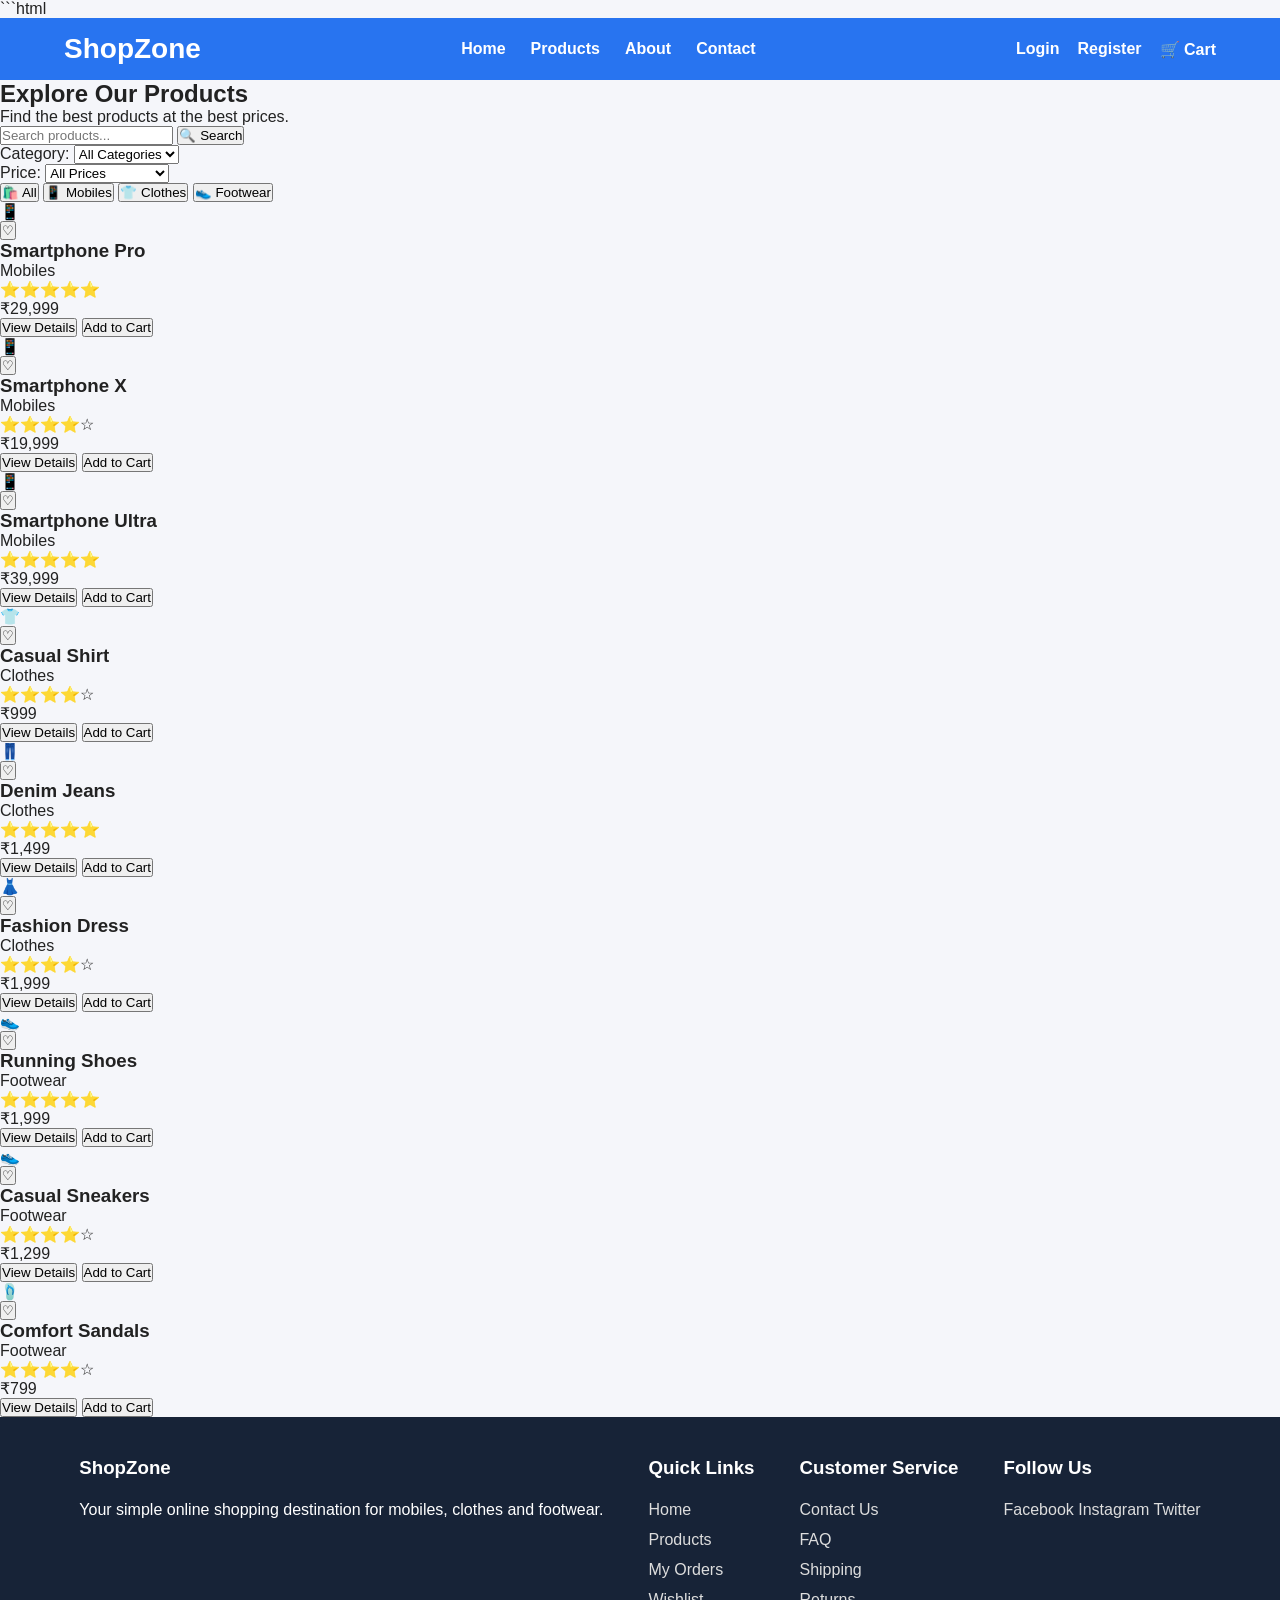
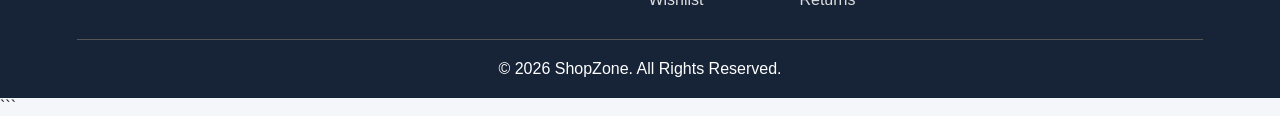
<file: products.html>
```html
<!DOCTYPE html>
<html lang="en">

<head>
    <meta charset="UTF-8">

    <!-- Responsive Design -->
    <meta name="viewport" content="width=device-width, initial-scale=1.0">

    <title>Products - ShopZone</title>

    <!-- Common CSS -->
    <link rel="stylesheet" href="style.css">
</head>

<body>

    <!-- ==================== HEADER ==================== -->
    <header>

        <!-- Logo -->
        <div class="logo">
            <a href="index.html">ShopZone</a>
        </div>


        <!-- Navigation -->
        <nav>
            <a href="index.html">Home</a>
            <a href="products.html">Products</a>
            <a href="about.html">About</a>
            <a href="contact.html">Contact</a>
        </nav>


        <!-- Header Actions -->
        <div class="header-actions">

            <a href="login.html">Login</a>

            <a href="register.html">Register</a>

            <a href="cart.html">🛒 Cart</a>

        </div>

    </header>


    <!-- ==================== PRODUCTS SECTION ==================== -->
    <main class="products-page">

        <!-- Page Heading -->
        <section class="products-header">

            <h1>Explore Our Products</h1>

            <p>
                Find the best products at the best prices.
            </p>

        </section>


        <!-- ==================== SEARCH & FILTER ==================== -->
        <section class="product-controls">

            <!-- Search -->
            <div class="search-box">

                <input
                    type="text"
                    id="productSearch"
                    placeholder="Search products..."
                    onkeyup="searchProducts()"
                >

                <button onclick="searchProducts()">
                    🔍 Search
                </button>

            </div>


            <!-- Category Filter -->
            <div class="filter-box">

                <label for="categoryFilter">
                    Category:
                </label>

                <select
                    id="categoryFilter"
                    onchange="filterProducts()"
                >

                    <option value="all">
                        All Categories
                    </option>

                    <option value="mobiles">
                        Mobiles
                    </option>

                    <option value="clothes">
                        Clothes
                    </option>

                    <option value="footwear">
                        Footwear
                    </option>

                </select>

            </div>


            <!-- Price Filter -->
            <div class="filter-box">

                <label for="priceFilter">
                    Price:
                </label>

                <select
                    id="priceFilter"
                    onchange="filterProducts()"
                >

                    <option value="all">
                        All Prices
                    </option>

                    <option value="low">
                        Under ₹1,000
                    </option>

                    <option value="medium">
                        ₹1,000 - ₹10,000
                    </option>

                    <option value="high">
                        Above ₹10,000
                    </option>

                </select>

            </div>

        </section>


        <!-- ==================== CATEGORY BUTTONS ==================== -->
        <section class="category-buttons">

            <button
                onclick="showCategory('all')"
                class="category-btn active"
            >
                🛍️ All
            </button>

            <button
                onclick="showCategory('mobiles')"
                class="category-btn"
            >
                📱 Mobiles
            </button>

            <button
                onclick="showCategory('clothes')"
                class="category-btn"
            >
                👕 Clothes
            </button>

            <button
                onclick="showCategory('footwear')"
                class="category-btn"
            >
                👟 Footwear
            </button>

        </section>


        <!-- ==================== PRODUCTS ==================== -->
        <section class="all-products">

            <div class="product-container" id="productContainer">


                <!-- ==================== MOBILE 1 ==================== -->
                <div
                    class="product-card"
                    data-category="mobiles"
                    data-price="29999"
                    data-name="Smartphone Pro"
                >

                    <div class="product-image">
                        📱
                    </div>

                    <button
                        class="wishlist-btn"
                        onclick="addToWishlist('Smartphone Pro', 29999)"
                    >
                        ♡
                    </button>

                    <h3>
                        Smartphone Pro
                    </h3>

                    <p class="product-category">
                        Mobiles
                    </p>

                    <p class="rating">
                        ⭐⭐⭐⭐⭐
                    </p>

                    <p class="price">
                        ₹29,999
                    </p>

                    <div class="product-actions">

                        <button
                            onclick="viewProduct('Smartphone Pro')"
                        >
                            View Details
                        </button>

                        <button
                            onclick="addToCart('Smartphone Pro', 29999)"
                        >
                            Add to Cart
                        </button>

                    </div>

                </div>


                <!-- ==================== MOBILE 2 ==================== -->
                <div
                    class="product-card"
                    data-category="mobiles"
                    data-price="19999"
                    data-name="Smartphone X"
                >

                    <div class="product-image">
                        📱
                    </div>

                    <button
                        class="wishlist-btn"
                        onclick="addToWishlist('Smartphone X', 19999)"
                    >
                        ♡
                    </button>

                    <h3>
                        Smartphone X
                    </h3>

                    <p class="product-category">
                        Mobiles
                    </p>

                    <p class="rating">
                        ⭐⭐⭐⭐☆
                    </p>

                    <p class="price">
                        ₹19,999
                    </p>

                    <div class="product-actions">

                        <button
                            onclick="viewProduct('Smartphone X')"
                        >
                            View Details
                        </button>

                        <button
                            onclick="addToCart('Smartphone X', 19999)"
                        >
                            Add to Cart
                        </button>

                    </div>

                </div>


                <!-- ==================== MOBILE 3 ==================== -->
                <div
                    class="product-card"
                    data-category="mobiles"
                    data-price="39999"
                    data-name="Smartphone Ultra"
                >

                    <div class="product-image">
                        📱
                    </div>

                    <button
                        class="wishlist-btn"
                        onclick="addToWishlist('Smartphone Ultra', 39999)"
                    >
                        ♡
                    </button>

                    <h3>
                        Smartphone Ultra
                    </h3>

                    <p class="product-category">
                        Mobiles
                    </p>

                    <p class="rating">
                        ⭐⭐⭐⭐⭐
                    </p>

                    <p class="price">
                        ₹39,999
                    </p>

                    <div class="product-actions">

                        <button
                            onclick="viewProduct('Smartphone Ultra')"
                        >
                            View Details
                        </button>

                        <button
                            onclick="addToCart('Smartphone Ultra', 39999)"
                        >
                            Add to Cart
                        </button>

                    </div>

                </div>


                <!-- ==================== CLOTH 1 ==================== -->
                <div
                    class="product-card"
                    data-category="clothes"
                    data-price="999"
                    data-name="Casual Shirt"
                >

                    <div class="product-image">
                        👕
                    </div>

                    <button
                        class="wishlist-btn"
                        onclick="addToWishlist('Casual Shirt', 999)"
                    >
                        ♡
                    </button>

                    <h3>
                        Casual Shirt
                    </h3>

                    <p class="product-category">
                        Clothes
                    </p>

                    <p class="rating">
                        ⭐⭐⭐⭐☆
                    </p>

                    <p class="price">
                        ₹999
                    </p>

                    <div class="product-actions">

                        <button
                            onclick="viewProduct('Casual Shirt')"
                        >
                            View Details
                        </button>

                        <button
                            onclick="addToCart('Casual Shirt', 999)"
                        >
                            Add to Cart
                        </button>

                    </div>

                </div>


                <!-- ==================== CLOTH 2 ==================== -->
                <div
                    class="product-card"
                    data-category="clothes"
                    data-price="1499"
                    data-name="Denim Jeans"
                >

                    <div class="product-image">
                        👖
                    </div>

                    <button
                        class="wishlist-btn"
                        onclick="addToWishlist('Denim Jeans', 1499)"
                    >
                        ♡
                    </button>

                    <h3>
                        Denim Jeans
                    </h3>

                    <p class="product-category">
                        Clothes
                    </p>

                    <p class="rating">
                        ⭐⭐⭐⭐⭐
                    </p>

                    <p class="price">
                        ₹1,499
                    </p>

                    <div class="product-actions">

                        <button
                            onclick="viewProduct('Denim Jeans')"
                        >
                            View Details
                        </button>

                        <button
                            onclick="addToCart('Denim Jeans', 1499)"
                        >
                            Add to Cart
                        </button>

                    </div>

                </div>


                <!-- ==================== CLOTH 3 ==================== -->
                <div
                    class="product-card"
                    data-category="clothes"
                    data-price="1999"
                    data-name="Fashion Dress"
                >

                    <div class="product-image">
                        👗
                    </div>

                    <button
                        class="wishlist-btn"
                        onclick="addToWishlist('Fashion Dress', 1999)"
                    >
                        ♡
                    </button>

                    <h3>
                        Fashion Dress
                    </h3>

                    <p class="product-category">
                        Clothes
                    </p>

                    <p class="rating">
                        ⭐⭐⭐⭐☆
                    </p>

                    <p class="price">
                        ₹1,999
                    </p>

                    <div class="product-actions">

                        <button
                            onclick="viewProduct('Fashion Dress')"
                        >
                            View Details
                        </button>

                        <button
                            onclick="addToCart('Fashion Dress', 1999)"
                        >
                            Add to Cart
                        </button>

                    </div>

                </div>


                <!-- ==================== FOOTWEAR 1 ==================== -->
                <div
                    class="product-card"
                    data-category="footwear"
                    data-price="1999"
                    data-name="Running Shoes"
                >

                    <div class="product-image">
                        👟
                    </div>

                    <button
                        class="wishlist-btn"
                        onclick="addToWishlist('Running Shoes', 1999)"
                    >
                        ♡
                    </button>

                    <h3>
                        Running Shoes
                    </h3>

                    <p class="product-category">
                        Footwear
                    </p>

                    <p class="rating">
                        ⭐⭐⭐⭐⭐
                    </p>

                    <p class="price">
                        ₹1,999
                    </p>

                    <div class="product-actions">

                        <button
                            onclick="viewProduct('Running Shoes')"
                        >
                            View Details
                        </button>

                        <button
                            onclick="addToCart('Running Shoes', 1999)"
                        >
                            Add to Cart
                        </button>

                    </div>

                </div>


                <!-- ==================== FOOTWEAR 2 ==================== -->
                <div
                    class="product-card"
                    data-category="footwear"
                    data-price="1299"
                    data-name="Casual Sneakers"
                >

                    <div class="product-image">
                        👟
                    </div>

                    <button
                        class="wishlist-btn"
                        onclick="addToWishlist('Casual Sneakers', 1299)"
                    >
                        ♡
                    </button>

                    <h3>
                        Casual Sneakers
                    </h3>

                    <p class="product-category">
                        Footwear
                    </p>

                    <p class="rating">
                        ⭐⭐⭐⭐☆
                    </p>

                    <p class="price">
                        ₹1,299
                    </p>

                    <div class="product-actions">

                        <button
                            onclick="viewProduct('Casual Sneakers')"
                        >
                            View Details
                        </button>

                        <button
                            onclick="addToCart('Casual Sneakers', 1299)"
                        >
                            Add to Cart
                        </button>

                    </div>

                </div>


                <!-- ==================== FOOTWEAR 3 ==================== -->
                <div
                    class="product-card"
                    data-category="footwear"
                    data-price="799"
                    data-name="Comfort Sandals"
                >

                    <div class="product-image">
                        🩴
                    </div>

                    <button
                        class="wishlist-btn"
                        onclick="addToWishlist('Comfort Sandals', 799)"
                    >
                        ♡
                    </button>

                    <h3>
                        Comfort Sandals
                    </h3>

                    <p class="product-category">
                        Footwear
                    </p>

                    <p class="rating">
                        ⭐⭐⭐⭐☆
                    </p>

                    <p class="price">
                        ₹799
                    </p>

                    <div class="product-actions">

                        <button
                            onclick="viewProduct('Comfort Sandals')"
                        >
                            View Details
                        </button>

                        <button
                            onclick="addToCart('Comfort Sandals', 799)"
                        >
                            Add to Cart
                        </button>

                    </div>

                </div>

            </div>


            <!-- No Products Message -->
            <div
                id="noProducts"
                class="no-products"
                style="display: none;"
            >

                <h2>
                    😔 No Products Found
                </h2>

                <p>
                    Try another search or category.
                </p>

            </div>

        </section>

    </main>


    <!-- ==================== FOOTER ==================== -->
    <footer>

        <div class="footer-container">

            <!-- About -->
            <div class="footer-section">

                <h3>ShopZone</h3>

                <p>
                    Your simple online shopping destination
                    for mobiles, clothes and footwear.
                </p>

            </div>


            <!-- Quick Links -->
            <div class="footer-section">

                <h3>Quick Links</h3>

                <a href="index.html">Home</a>
                <a href="products.html">Products</a>
                <a href="orders.html">My Orders</a>
                <a href="wishlist.html">Wishlist</a>

            </div>


            <!-- Customer Service -->
            <div class="footer-section">

                <h3>Customer Service</h3>

                <a href="contact.html">Contact Us</a>
                <a href="faq.html">FAQ</a>
                <a href="#">Shipping</a>
                <a href="#">Returns</a>

            </div>


            <!-- Social Links -->
            <div class="footer-section">

                <h3>Follow Us</h3>

                <div class="social-links">

                    <a href="#">Facebook</a>
                    <a href="#">Instagram</a>
                    <a href="#">Twitter</a>

                </div>

            </div>

        </div>


        <!-- Copyright -->
        <div class="footer-bottom">

            <p>
                © 2026 ShopZone. All Rights Reserved.
            </p>

        </div>

    </footer>


    <!-- Common JavaScript -->
    <script src="script.js"></script>

</body>

</html>
```
</file>
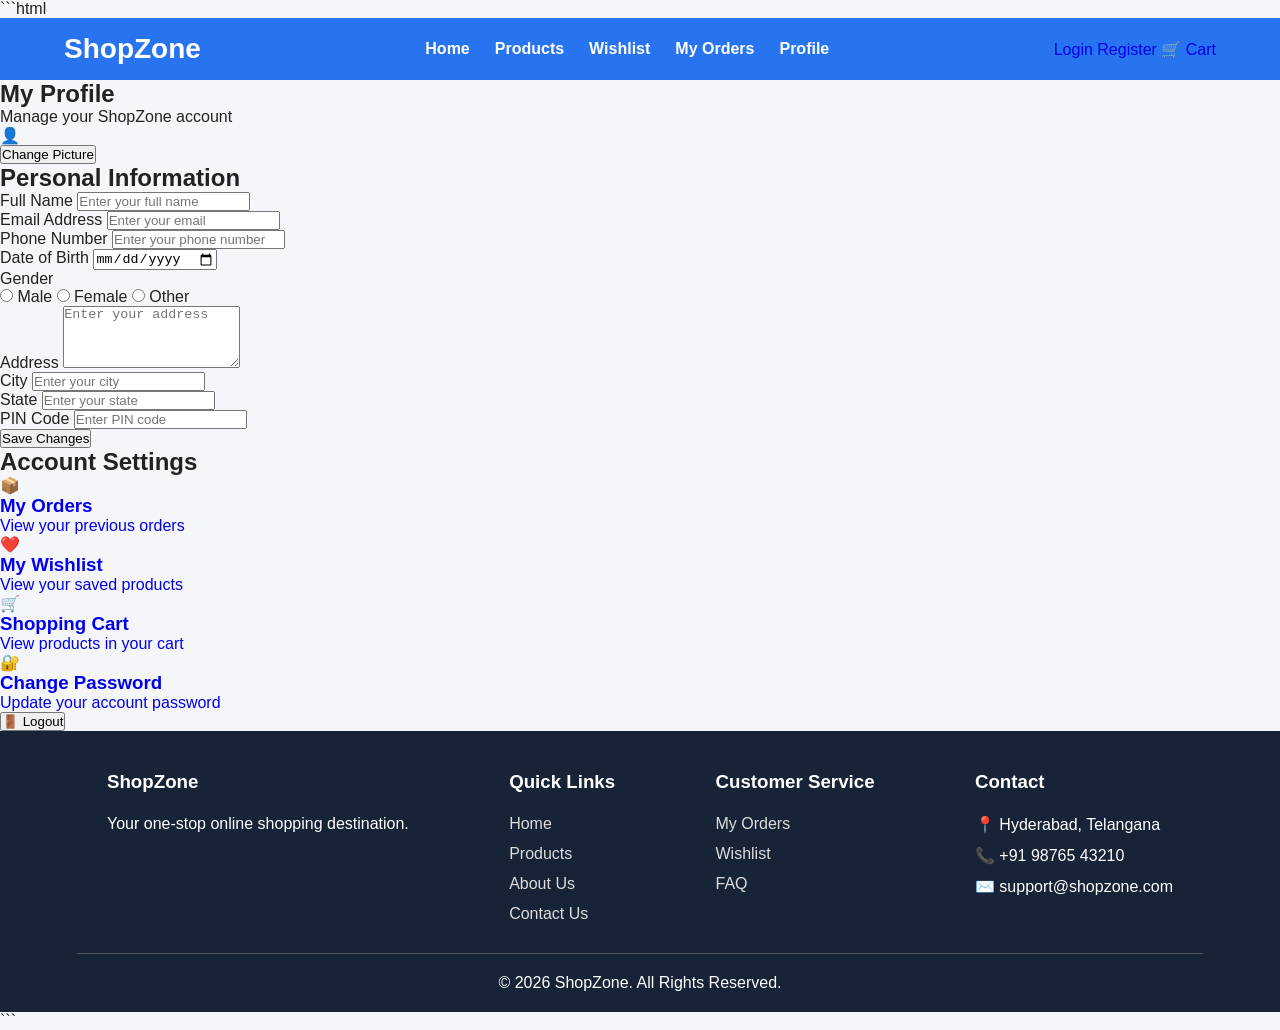
<file: profile.html>
```html
<!DOCTYPE html>
<html lang="en">
<head>
    <meta charset="UTF-8">
    <meta name="viewport" content="width=device-width, initial-scale=1.0">

    <title>My Profile - ShopZone</title>

    <!-- Common CSS -->
    <link rel="stylesheet" href="style.css">
</head>

<body>

    <!-- ================= HEADER ================= -->
    <header class="header">

        <div class="logo">
            <a href="index.html">ShopZone</a>
        </div>

        <nav class="navbar">
            <a href="index.html">Home</a>
            <a href="products.html">Products</a>
            <a href="wishlist.html">Wishlist</a>
            <a href="orders.html">My Orders</a>
            <a href="profile.html" class="active">Profile</a>
        </nav>

        <div class="header-buttons">
            <a href="login.html" class="login-btn">Login</a>
            <a href="register.html" class="register-btn">Register</a>
            <a href="cart.html" class="cart-btn">🛒 Cart</a>
        </div>

    </header>


    <!-- ================= PROFILE SECTION ================= -->
    <section class="profile-section">

        <div class="profile-container">

            <!-- Profile Heading -->
            <div class="profile-heading">
                <h1>My Profile</h1>
                <p>Manage your ShopZone account</p>
            </div>


            <!-- Profile Card -->
            <div class="profile-card">

                <!-- Profile Image -->
                <div class="profile-image">
                    <div class="profile-icon">👤</div>
                    <button type="button" onclick="changeProfilePicture()">
                        Change Picture
                    </button>
                </div>


                <!-- Profile Information -->
                <div class="profile-info">

                    <h2>Personal Information</h2>

                    <form id="profileForm">

                        <!-- Full Name -->
                        <div class="form-group">
                            <label for="profileName">Full Name</label>
                            <input
                                type="text"
                                id="profileName"
                                name="name"
                                placeholder="Enter your full name"
                                required
                            >
                        </div>


                        <!-- Email -->
                        <div class="form-group">
                            <label for="profileEmail">Email Address</label>
                            <input
                                type="email"
                                id="profileEmail"
                                name="email"
                                placeholder="Enter your email"
                                required
                            >
                        </div>


                        <!-- Phone -->
                        <div class="form-group">
                            <label for="profilePhone">Phone Number</label>
                            <input
                                type="tel"
                                id="profilePhone"
                                name="phone"
                                placeholder="Enter your phone number"
                            >
                        </div>


                        <!-- Date of Birth -->
                        <div class="form-group">
                            <label for="dob">Date of Birth</label>
                            <input
                                type="date"
                                id="dob"
                                name="dob"
                            >
                        </div>


                        <!-- Gender -->
                        <div class="form-group">
                            <label>Gender</label>

                            <div class="gender-options">

                                <label>
                                    <input type="radio" name="gender" value="Male">
                                    Male
                                </label>

                                <label>
                                    <input type="radio" name="gender" value="Female">
                                    Female
                                </label>

                                <label>
                                    <input type="radio" name="gender" value="Other">
                                    Other
                                </label>

                            </div>
                        </div>


                        <!-- Address -->
                        <div class="form-group">
                            <label for="address">Address</label>

                            <textarea
                                id="address"
                                name="address"
                                rows="4"
                                placeholder="Enter your address"
                            ></textarea>
                        </div>


                        <!-- City -->
                        <div class="form-group">
                            <label for="city">City</label>

                            <input
                                type="text"
                                id="city"
                                name="city"
                                placeholder="Enter your city"
                            >
                        </div>


                        <!-- State -->
                        <div class="form-group">
                            <label for="state">State</label>

                            <input
                                type="text"
                                id="state"
                                name="state"
                                placeholder="Enter your state"
                            >
                        </div>


                        <!-- PIN Code -->
                        <div class="form-group">
                            <label for="pincode">PIN Code</label>

                            <input
                                type="text"
                                id="pincode"
                                name="pincode"
                                placeholder="Enter PIN code"
                            >
                        </div>


                        <!-- Save Button -->
                        <button type="submit" class="profile-btn">
                            Save Changes
                        </button>

                    </form>

                </div>

            </div>


            <!-- ================= ACCOUNT OPTIONS ================= -->
            <div class="account-options">

                <h2>Account Settings</h2>

                <div class="settings-grid">

                    <!-- My Orders -->
                    <a href="orders.html" class="setting-card">
                        <span class="setting-icon">📦</span>
                        <div>
                            <h3>My Orders</h3>
                            <p>View your previous orders</p>
                        </div>
                    </a>


                    <!-- Wishlist -->
                    <a href="wishlist.html" class="setting-card">
                        <span class="setting-icon">❤️</span>
                        <div>
                            <h3>My Wishlist</h3>
                            <p>View your saved products</p>
                        </div>
                    </a>


                    <!-- Cart -->
                    <a href="cart.html" class="setting-card">
                        <span class="setting-icon">🛒</span>
                        <div>
                            <h3>Shopping Cart</h3>
                            <p>View products in your cart</p>
                        </div>
                    </a>


                    <!-- Change Password -->
                    <a href="#" class="setting-card" onclick="changePassword()">
                        <span class="setting-icon">🔐</span>
                        <div>
                            <h3>Change Password</h3>
                            <p>Update your account password</p>
                        </div>
                    </a>

                </div>

            </div>


            <!-- Logout -->
            <div class="logout-section">
                <button type="button" class="logout-btn" onclick="logoutUser()">
                    🚪 Logout
                </button>
            </div>

        </div>

    </section>


    <!-- ================= FOOTER ================= -->
    <footer class="footer">

        <div class="footer-container">

            <div class="footer-section">
                <h3>ShopZone</h3>
                <p>Your one-stop online shopping destination.</p>
            </div>

            <div class="footer-section">
                <h3>Quick Links</h3>
                <a href="index.html">Home</a>
                <a href="products.html">Products</a>
                <a href="about.html">About Us</a>
                <a href="contact.html">Contact Us</a>
            </div>

            <div class="footer-section">
                <h3>Customer Service</h3>
                <a href="orders.html">My Orders</a>
                <a href="wishlist.html">Wishlist</a>
                <a href="faq.html">FAQ</a>
            </div>

            <div class="footer-section">
                <h3>Contact</h3>
                <p>📍 Hyderabad, Telangana</p>
                <p>📞 +91 98765 43210</p>
                <p>✉️ support@shopzone.com</p>
            </div>

        </div>

        <div class="footer-bottom">
            <p>&copy; 2026 ShopZone. All Rights Reserved.</p>
        </div>

    </footer>


    <!-- Common JavaScript -->
    <script src="script.js"></script>

</body>
</html>
```
</file>
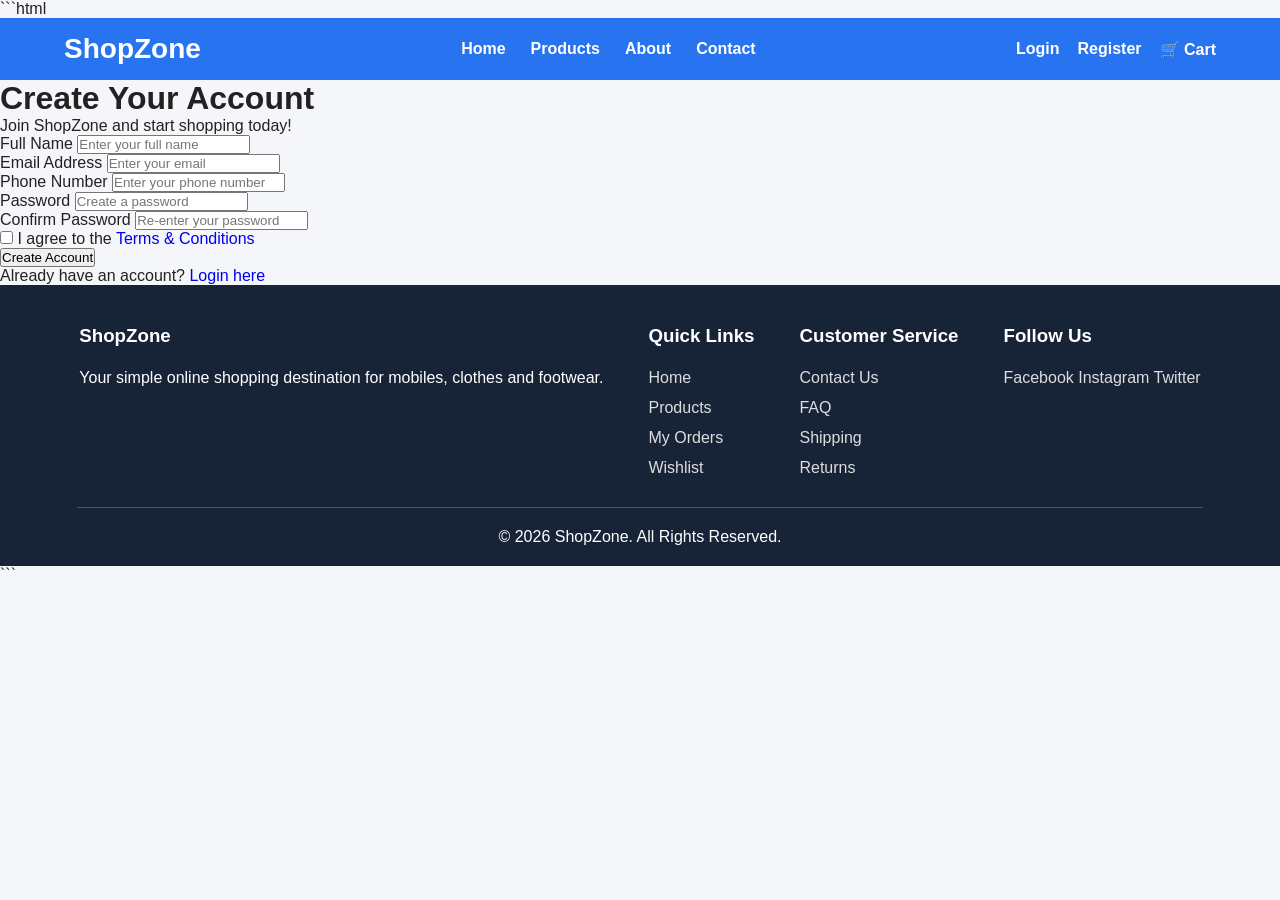
<file: register.html>
```html
<!DOCTYPE html>
<html lang="en">

<head>
    <meta charset="UTF-8">

    <!-- Responsive design -->
    <meta name="viewport" content="width=device-width, initial-scale=1.0">

    <title>Register - ShopZone</title>

    <!-- Common CSS -->
    <link rel="stylesheet" href="style.css">
</head>

<body>

    <!-- ==================== HEADER ==================== -->
    <header>

        <!-- Logo -->
        <div class="logo">
            <a href="index.html">ShopZone</a>
        </div>

        <!-- Navigation -->
        <nav>
            <a href="index.html">Home</a>
            <a href="products.html">Products</a>
            <a href="about.html">About</a>
            <a href="contact.html">Contact</a>
        </nav>

        <!-- Header Actions -->
        <div class="header-actions">
            <a href="login.html">Login</a>
            <a href="register.html">Register</a>
            <a href="cart.html">🛒 Cart</a>
        </div>

    </header>


    <!-- ==================== REGISTRATION SECTION ==================== -->
    <main class="auth-section">

        <div class="register-container">

            <!-- Registration Heading -->
            <div class="auth-header">

                <h1>Create Your Account</h1>

                <p>
                    Join ShopZone and start shopping today!
                </p>

            </div>


            <!-- Registration Form -->
            <form id="registerForm">

                <!-- Full Name -->
                <div class="form-group">

                    <label for="name">
                        Full Name
                    </label>

                    <input
                        type="text"
                        id="name"
                        name="name"
                        placeholder="Enter your full name"
                        required
                    >

                </div>


                <!-- Email -->
                <div class="form-group">

                    <label for="email">
                        Email Address
                    </label>

                    <input
                        type="email"
                        id="email"
                        name="email"
                        placeholder="Enter your email"
                        required
                    >

                </div>


                <!-- Phone -->
                <div class="form-group">

                    <label for="phone">
                        Phone Number
                    </label>

                    <input
                        type="tel"
                        id="phone"
                        name="phone"
                        placeholder="Enter your phone number"
                        pattern="[0-9]{10}"
                        maxlength="10"
                        required
                    >

                </div>


                <!-- Password -->
                <div class="form-group">

                    <label for="password">
                        Password
                    </label>

                    <input
                        type="password"
                        id="password"
                        name="password"
                        placeholder="Create a password"
                        minlength="6"
                        required
                    >

                </div>


                <!-- Confirm Password -->
                <div class="form-group">

                    <label for="confirmPassword">
                        Confirm Password
                    </label>

                    <input
                        type="password"
                        id="confirmPassword"
                        name="confirmPassword"
                        placeholder="Re-enter your password"
                        minlength="6"
                        required
                    >

                </div>


                <!-- Terms and Conditions -->
                <div class="terms">

                    <label>

                        <input
                            type="checkbox"
                            id="terms"
                            required
                        >

                        I agree to the
                        <a href="#">Terms & Conditions</a>

                    </label>

                </div>


                <!-- Register Button -->
                <button
                    type="submit"
                    class="auth-btn"
                >
                    Create Account
                </button>


                <!-- Login Link -->
                <div class="auth-footer">

                    <p>
                        Already have an account?
                        <a href="login.html">
                            Login here
                        </a>
                    </p>

                </div>

            </form>

        </div>

    </main>


    <!-- ==================== FOOTER ==================== -->
    <footer>

        <div class="footer-container">

            <!-- About -->
            <div class="footer-section">

                <h3>ShopZone</h3>

                <p>
                    Your simple online shopping destination
                    for mobiles, clothes and footwear.
                </p>

            </div>


            <!-- Quick Links -->
            <div class="footer-section">

                <h3>Quick Links</h3>

                <a href="index.html">Home</a>
                <a href="products.html">Products</a>
                <a href="orders.html">My Orders</a>
                <a href="wishlist.html">Wishlist</a>

            </div>


            <!-- Customer Service -->
            <div class="footer-section">

                <h3>Customer Service</h3>

                <a href="contact.html">Contact Us</a>
                <a href="faq.html">FAQ</a>
                <a href="#">Shipping</a>
                <a href="#">Returns</a>

            </div>


            <!-- Social Links -->
            <div class="footer-section">

                <h3>Follow Us</h3>

                <div class="social-links">

                    <a href="#">Facebook</a>
                    <a href="#">Instagram</a>
                    <a href="#">Twitter</a>

                </div>

            </div>

        </div>


        <!-- Copyright -->
        <div class="footer-bottom">

            <p>
                © 2026 ShopZone. All Rights Reserved.
            </p>

        </div>

    </footer>


    <!-- Common JavaScript -->
    <script src="script.js"></script>

</body>

</html>
```
</file>
<file: style.css>
* {
    margin: 0;
    padding: 0;
    box-sizing: border-box;
}

body {
    font-family: Arial, sans-serif;
    background: #f5f6fa;
    color: #222;
}

a {
    text-decoration: none;
}

/* Header */
header {
    background: #2874f0;
    color: white;
    padding: 15px 5%;
    display: flex;
    align-items: center;
    justify-content: space-between;
    gap: 20px;
    flex-wrap: wrap;
}

.logo a {
    color: white;
    font-size: 28px;
    font-weight: bold;
}

nav {
    display: flex;
    gap: 25px;
}

nav a {
    color: white;
    font-weight: bold;
}

.header-actions {
    display: flex;
    gap: 18px;
}

.header-actions a {
    color: white;
    font-weight: bold;
}

/* Hero */
.hero {
    min-height: 380px;
    display: flex;
    align-items: center;
    justify-content: center;
    text-align: center;
    padding: 50px 20px;
    background: linear-gradient(135deg, #2874f0, #6c5ce7);
    color: white;
}

.hero-content h1 {
    font-size: 48px;
    margin-bottom: 20px;
}

.hero-content p {
    font-size: 20px;
    margin-bottom: 30px;
}

.btn {
    display: inline-block;
    background: white;
    color: #2874f0;
    padding: 13px 30px;
    border-radius: 25px;
    font-weight: bold;
    transition: 0.3s;
}

.btn:hover {
    transform: scale(1.05);
}

/* Sections */
.categories,
.featured-products,
.features {
    padding: 50px 6%;
    text-align: center;
}

.categories h2,
.featured-products h2 {
    font-size: 32px;
    margin-bottom: 10px;
}

.section-description {
    color: #666;
    margin-bottom: 30px;
}

/* Categories */
.category-container {
    display: grid;
    grid-template-columns: repeat(3, 1fr);
    gap: 25px;
}

.category-card {
    background: white;
    padding: 30px 20px;
    border-radius: 15px;
    box-shadow: 0 5px 20px rgba(0, 0, 0, 0.1);
    transition: 0.3s;
}

.category-card:hover {
    transform: translateY(-8px);
}

.category-icon {
    font-size: 55px;
    margin-bottom: 15px;
}

.category-card h3 {
    font-size: 24px;
    margin-bottom: 12px;
}

.category-card p {
    color: #666;
    margin-bottom: 20px;
}

.category-card a {
    color: #2874f0;
    font-weight: bold;
}

/* Features */
.feature-container {
    display: grid;
    grid-template-columns: repeat(3, 1fr);
    gap: 25px;
}

.feature-card {
    background: white;
    padding: 30px 20px;
    border-radius: 15px;
    box-shadow: 0 5px 15px rgba(0, 0, 0, 0.08);
}

.feature-icon {
    font-size: 45px;
    margin-bottom: 15px;
}

.feature-card h3 {
    margin-bottom: 10px;
}

.feature-card p {
    color: #666;
    line-height: 1.5;
}

/* Footer */
footer {
    background: #172337;
    color: white;
    padding: 40px 6% 20px;
}

.footer-container {
    display: flex;
    justify-content: space-around;
    gap: 40px;
}

.footer-section {
    display: flex;
    flex-direction: column;
    gap: 12px;
}

.footer-section h3 {
    margin-bottom: 10px;
}

.footer-section a {
    color: #ddd;
}

.footer-bottom {
    text-align: center;
    border-top: 1px solid #555;
    margin-top: 30px;
    padding-top: 20px;
}

/* Mobile */
@media (max-width: 768px) {
    header {
        flex-direction: column;
    }

    nav,
    .header-actions {
        flex-wrap: wrap;
        justify-content: center;
    }

    .hero-content h1 {
        font-size: 34px;
    }

    .category-container,
    .feature-container {
        grid-template-columns: 1fr;
    }

    .footer-container {
        flex-direction: column;
        text-align: center;
    }
}
.category-card img {
    width: 100%;
    height: 180px;
    object-fit: contain;
    border-radius: 12px;
    margin-bottom: 15px;
}
</file>
